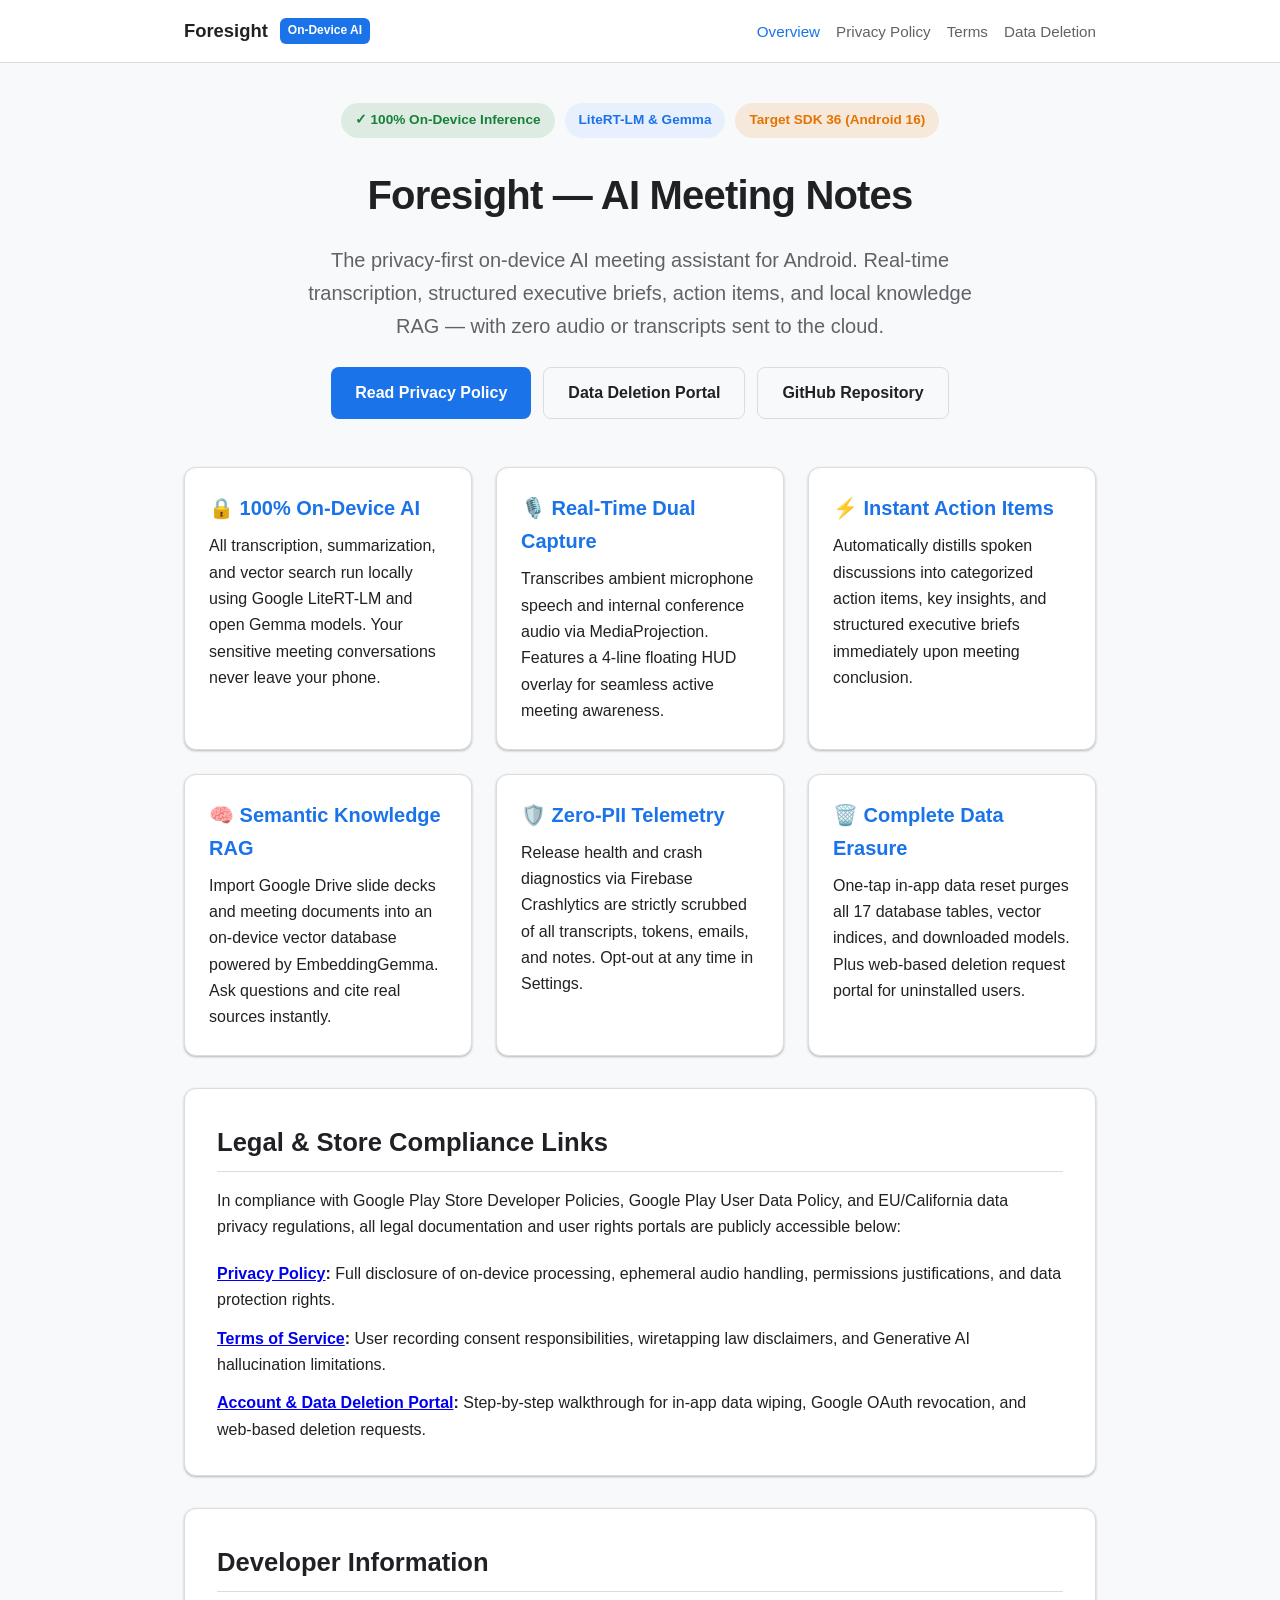
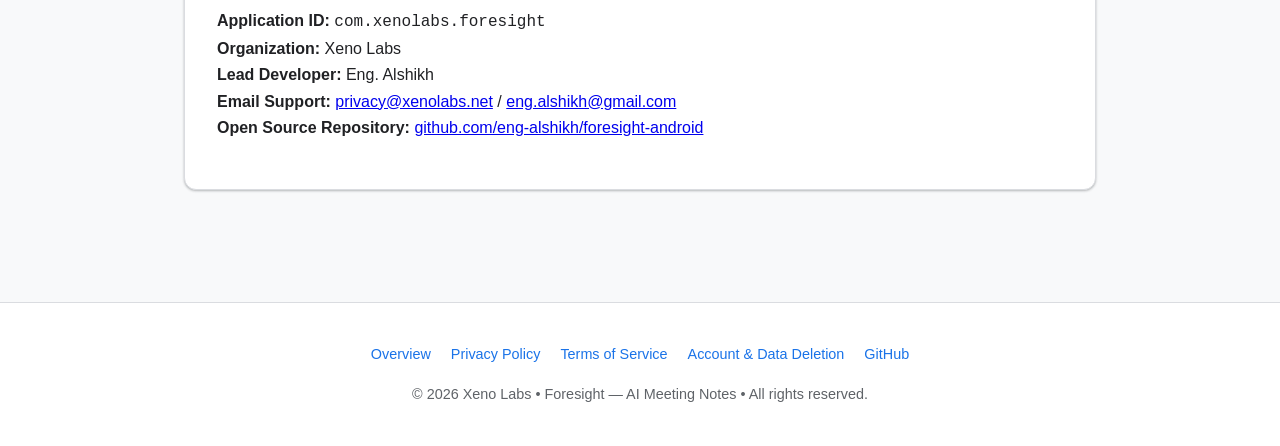
<file: index.html>
<!DOCTYPE html>
<html lang="en">
<head>
  <meta charset="UTF-8">
  <meta name="viewport" content="width=device-width, initial-scale=1.0">
  <title>Foresight — AI Meeting Notes | 100% On-Device AI Assistant</title>
  <meta name="description" content="Foresight — AI Meeting Notes is a privacy-first, 100% on-device AI meeting assistant for Android. Real-time transcription, executive briefs, action items, and local RAG.">
  <link rel="stylesheet" href="styles.css">
</head>
<body>

<header>
  <div class="header-container">
    <a href="index.html" class="brand">
      <span>Foresight</span>
      <span class="brand-badge">On-Device AI</span>
    </a>
    <nav>
      <a href="index.html" class="active">Overview</a>
      <a href="privacy.html">Privacy Policy</a>
      <a href="terms.html">Terms</a>
      <a href="delete-account.html">Data Deletion</a>
    </nav>
  </div>
</header>

<main class="container">
  <div class="hero">
    <div class="badges-row">
      <span class="badge green">✓ 100% On-Device Inference</span>
      <span class="badge">LiteRT-LM &amp; Gemma</span>
      <span class="badge amber">Target SDK 36 (Android 16)</span>
    </div>
    <h1>Foresight — AI Meeting Notes</h1>
    <p>The privacy-first on-device AI meeting assistant for Android. Real-time transcription, structured executive briefs, action items, and local knowledge RAG — with zero audio or transcripts sent to the cloud.</p>
    <div style="display: flex; gap: 12px; justify-content: center; flex-wrap: wrap; margin-top: 24px;">
      <a href="privacy.html" class="btn btn-primary">Read Privacy Policy</a>
      <a href="delete-account.html" class="btn btn-outline">Data Deletion Portal</a>
      <a href="https://github.com/eng-alshikh/foresight-android" class="btn btn-outline" target="_blank" rel="noopener">GitHub Repository</a>
    </div>
  </div>

  <div class="grid">
    <div class="feature-box">
      <h3>🔒 100% On-Device AI</h3>
      <p>All transcription, summarization, and vector search run locally using Google LiteRT-LM and open Gemma models. Your sensitive meeting conversations never leave your phone.</p>
    </div>
    <div class="feature-box">
      <h3>🎙️ Real-Time Dual Capture</h3>
      <p>Transcribes ambient microphone speech and internal conference audio via MediaProjection. Features a 4-line floating HUD overlay for seamless active meeting awareness.</p>
    </div>
    <div class="feature-box">
      <h3>⚡ Instant Action Items</h3>
      <p>Automatically distills spoken discussions into categorized action items, key insights, and structured executive briefs immediately upon meeting conclusion.</p>
    </div>
    <div class="feature-box">
      <h3>🧠 Semantic Knowledge RAG</h3>
      <p>Import Google Drive slide decks and meeting documents into an on-device vector database powered by EmbeddingGemma. Ask questions and cite real sources instantly.</p>
    </div>
    <div class="feature-box">
      <h3>🛡️ Zero-PII Telemetry</h3>
      <p>Release health and crash diagnostics via Firebase Crashlytics are strictly scrubbed of all transcripts, tokens, emails, and notes. Opt-out at any time in Settings.</p>
    </div>
    <div class="feature-box">
      <h3>🗑️ Complete Data Erasure</h3>
      <p>One-tap in-app data reset purges all 17 database tables, vector indices, and downloaded models. Plus web-based deletion request portal for uninstalled users.</p>
    </div>
  </div>

  <section class="card">
    <h2>Legal &amp; Store Compliance Links</h2>
    <p>
      In compliance with Google Play Store Developer Policies, Google Play User Data Policy, and EU/California data privacy regulations, all legal documentation and user rights portals are publicly accessible below:
    </p>
    <div style="display: flex; flex-direction: column; gap: 12px; margin-top: 20px;">
      <div>
        <strong><a href="privacy.html">Privacy Policy</a>:</strong> Full disclosure of on-device processing, ephemeral audio handling, permissions justifications, and data protection rights.
      </div>
      <div>
        <strong><a href="terms.html">Terms of Service</a>:</strong> User recording consent responsibilities, wiretapping law disclaimers, and Generative AI hallucination limitations.
      </div>
      <div>
        <strong><a href="delete-account.html">Account &amp; Data Deletion Portal</a>:</strong> Step-by-step walkthrough for in-app data wiping, Google OAuth revocation, and web-based deletion requests.
      </div>
    </div>
  </section>

  <section class="card">
    <h2>Developer Information</h2>
    <p>
      <strong>Application ID:</strong> <code>com.xenolabs.foresight</code><br>
      <strong>Organization:</strong> Xeno Labs<br>
      <strong>Lead Developer:</strong> Eng. Alshikh<br>
      <strong>Email Support:</strong> <a href="mailto:privacy@xenolabs.net">privacy@xenolabs.net</a> / <a href="mailto:eng.alshikh@gmail.com">eng.alshikh@gmail.com</a><br>
      <strong>Open Source Repository:</strong> <a href="https://github.com/eng-alshikh/foresight-android" target="_blank" rel="noopener">github.com/eng-alshikh/foresight-android</a>
    </p>
  </section>
</main>

<footer>
  <div class="footer-links">
    <a href="index.html">Overview</a>
    <a href="privacy.html">Privacy Policy</a>
    <a href="terms.html">Terms of Service</a>
    <a href="delete-account.html">Account &amp; Data Deletion</a>
    <a href="https://github.com/eng-alshikh/foresight-android" target="_blank" rel="noopener">GitHub</a>
  </div>
  <p>&copy; 2026 Xeno Labs • Foresight — AI Meeting Notes • All rights reserved.</p>
</footer>

</body>
</html>
</file>
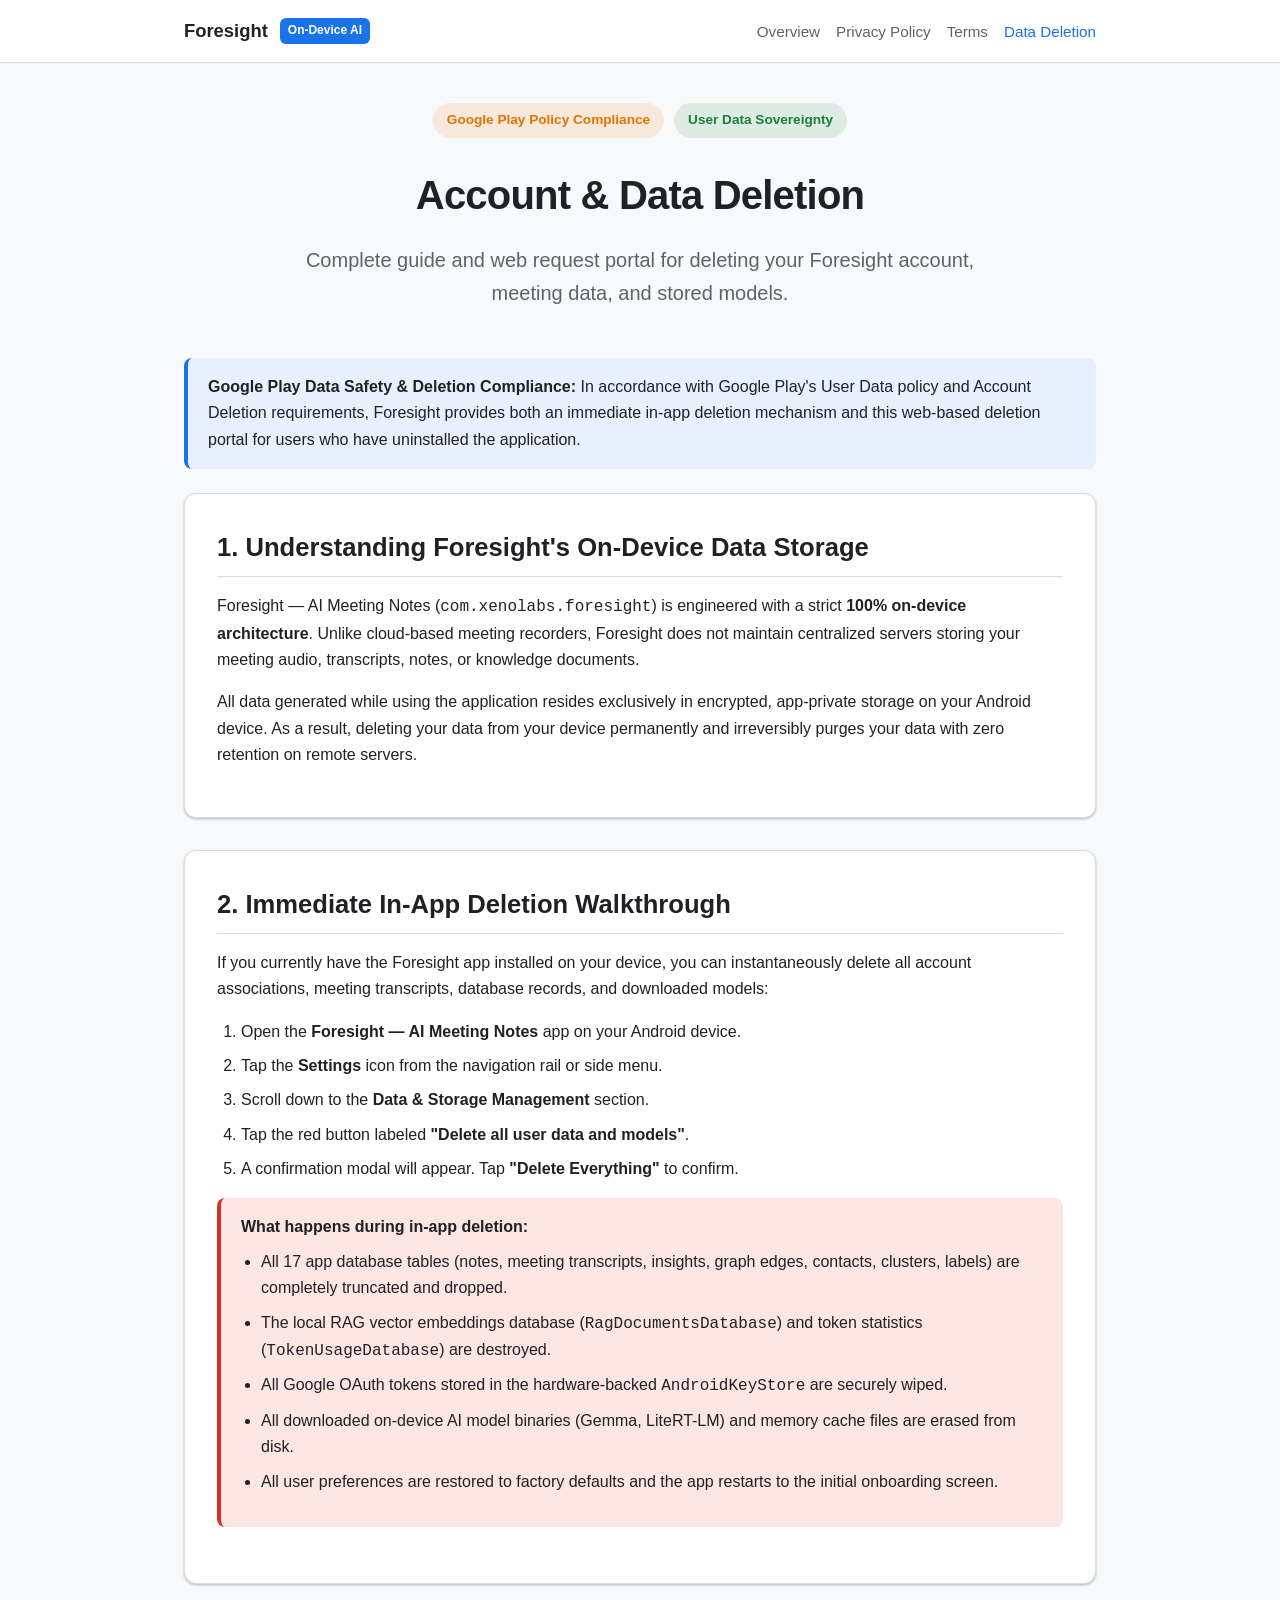
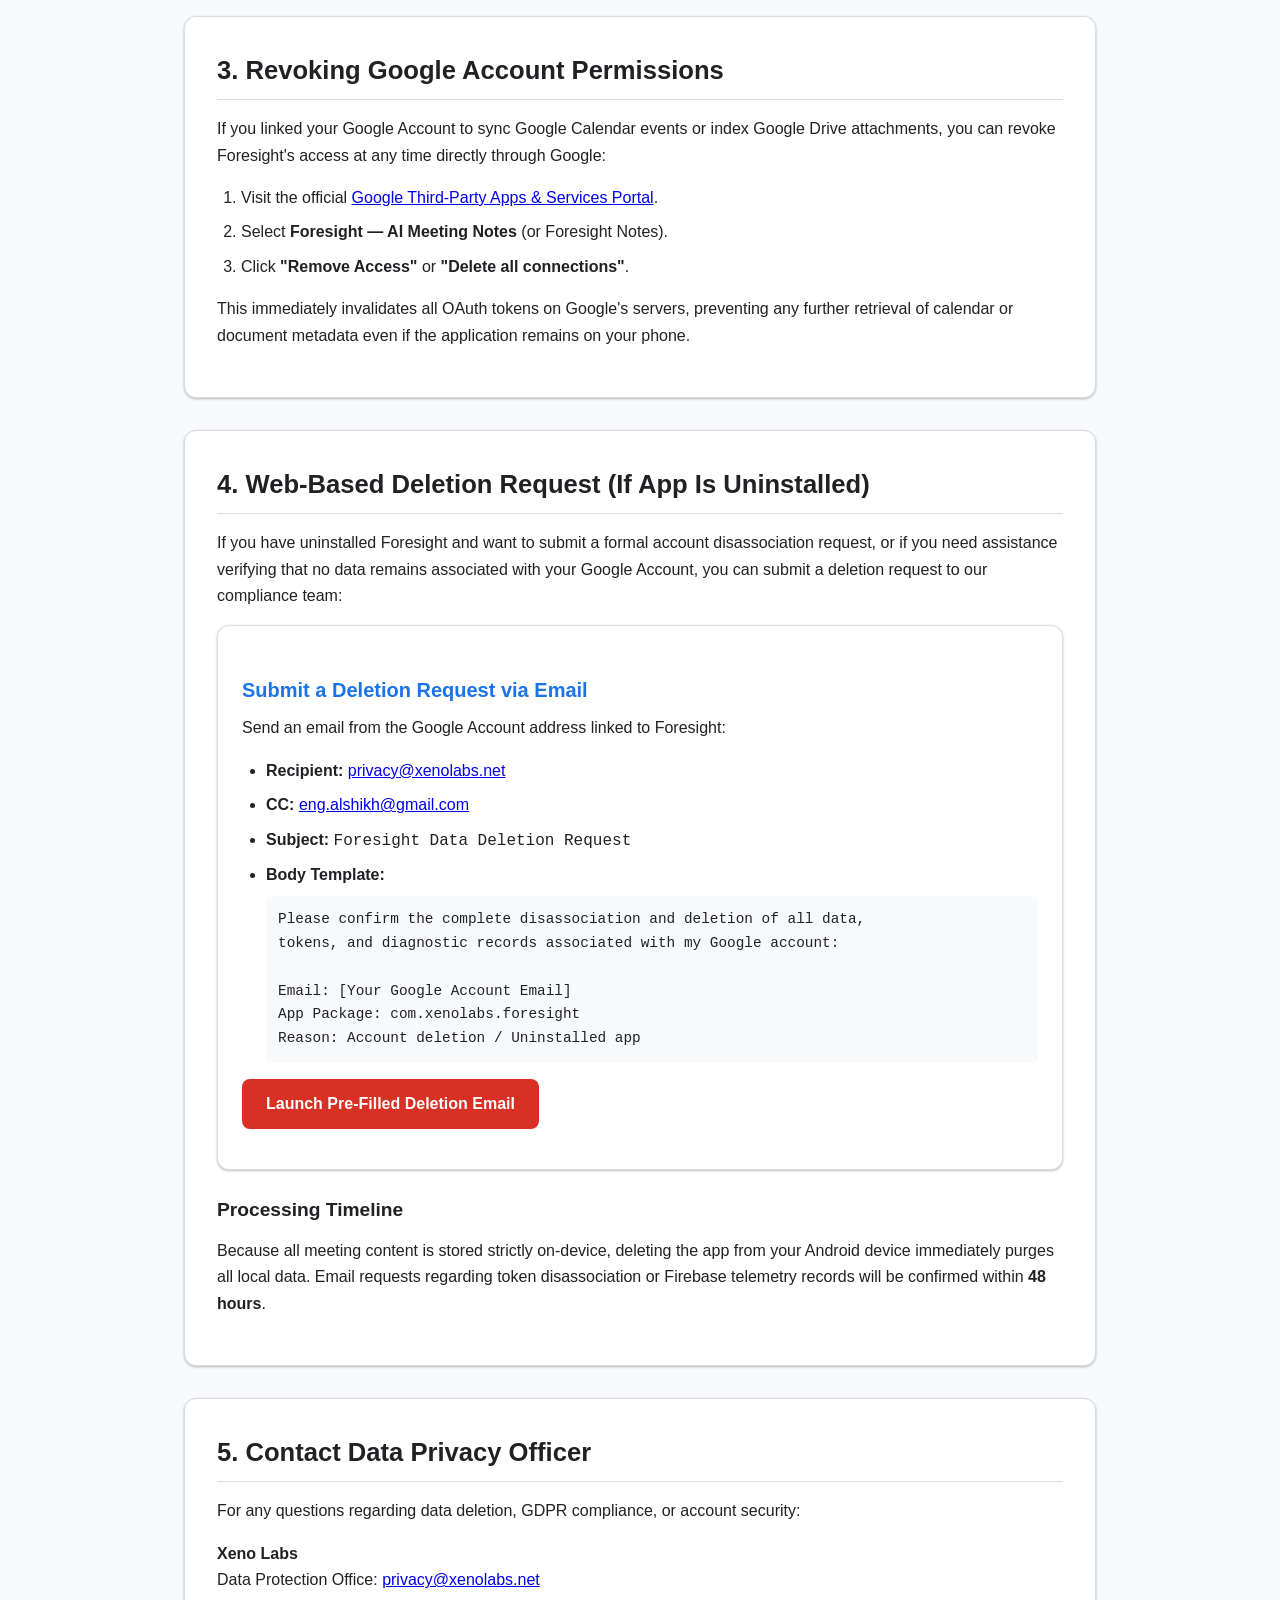
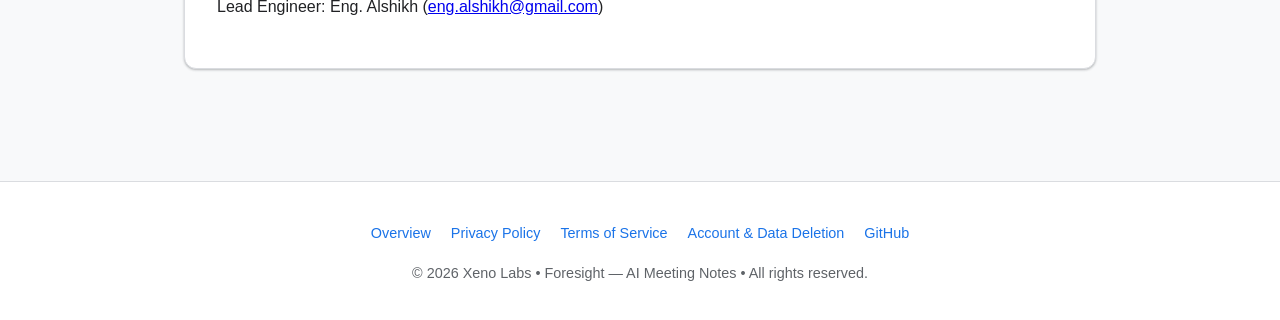
<file: delete-account/index.html>
<!DOCTYPE html>
<html lang="en">
<head>
  <meta charset="UTF-8">
  <meta http-equiv="refresh" content="0; url=../delete-account.html">
  <link rel="canonical" href="https://eng-alshikh.github.io/foresight-android/delete-account.html">
  <title>Redirecting to Account & Data Deletion...</title>
</head>
<body>
  <p>Redirecting to <a href="../delete-account.html">Account &amp; Data Deletion Portal</a>...</p>
</body>
</html>
</file>
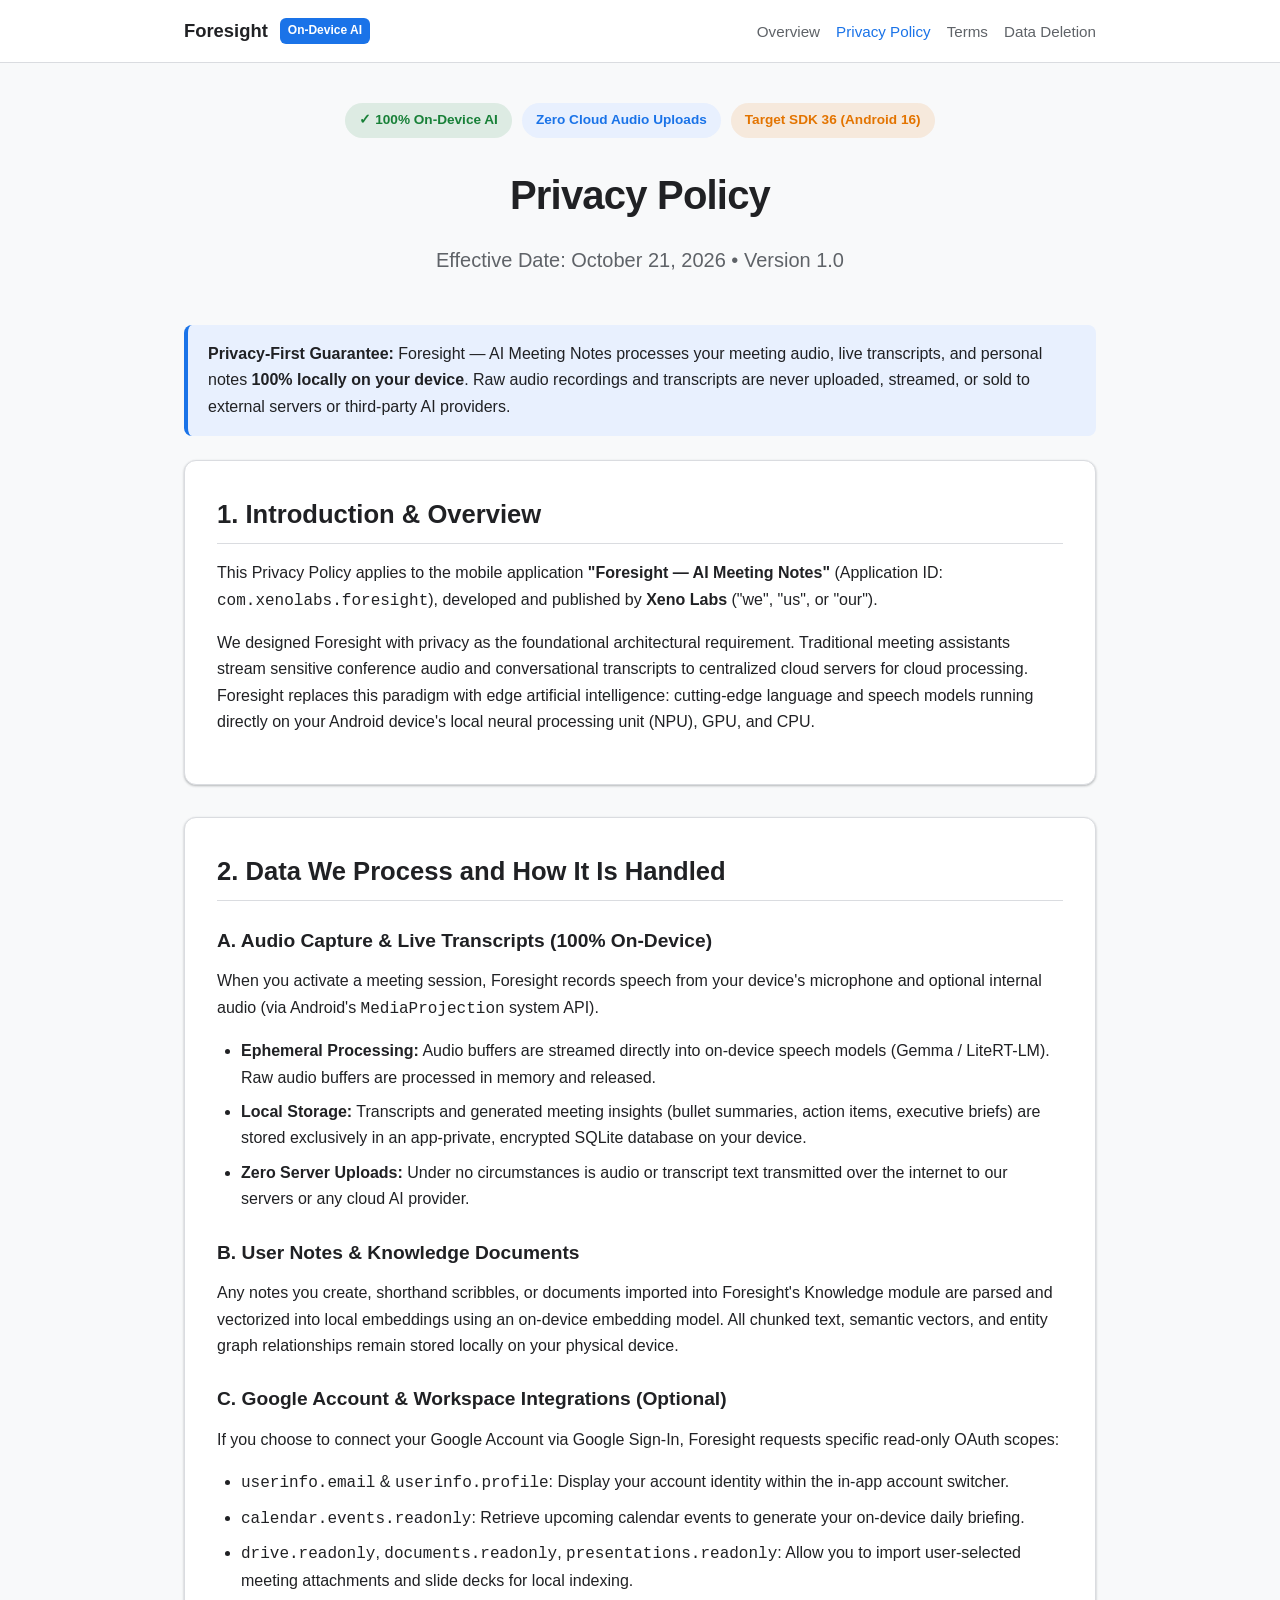
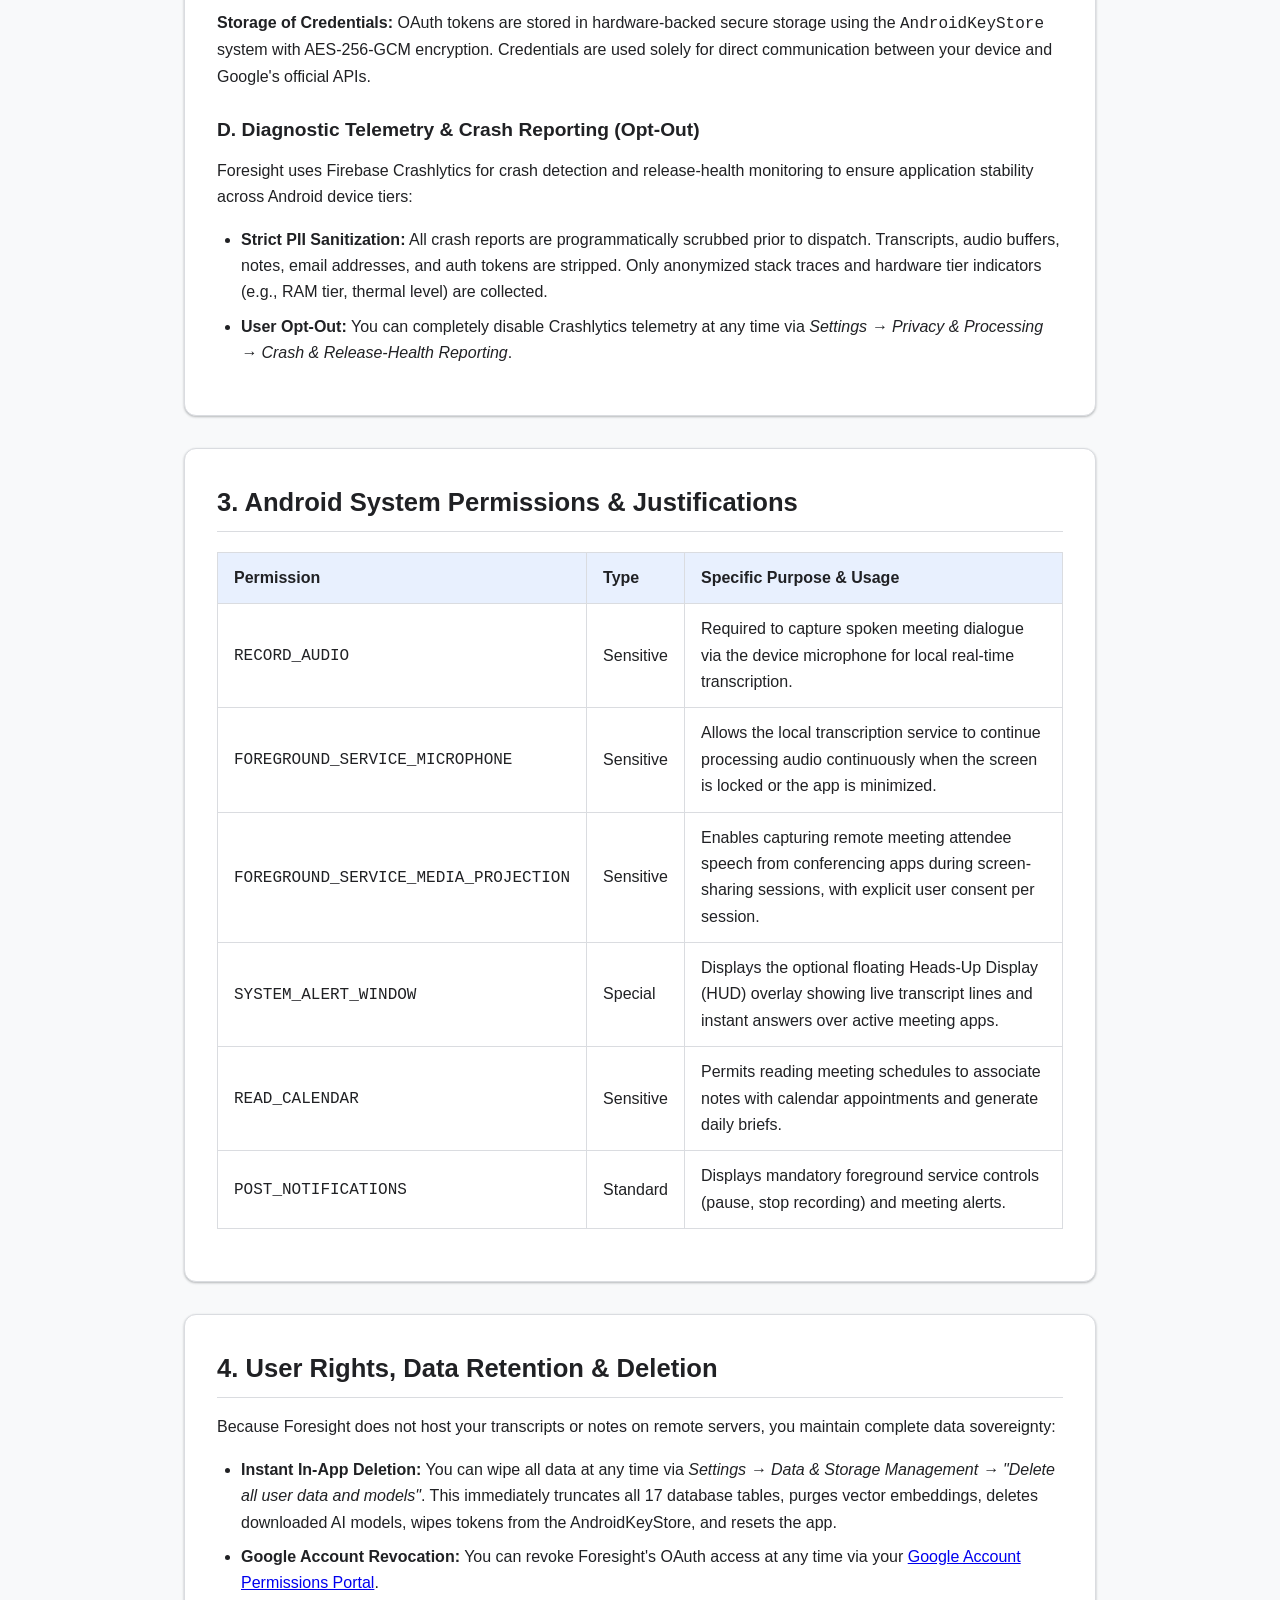
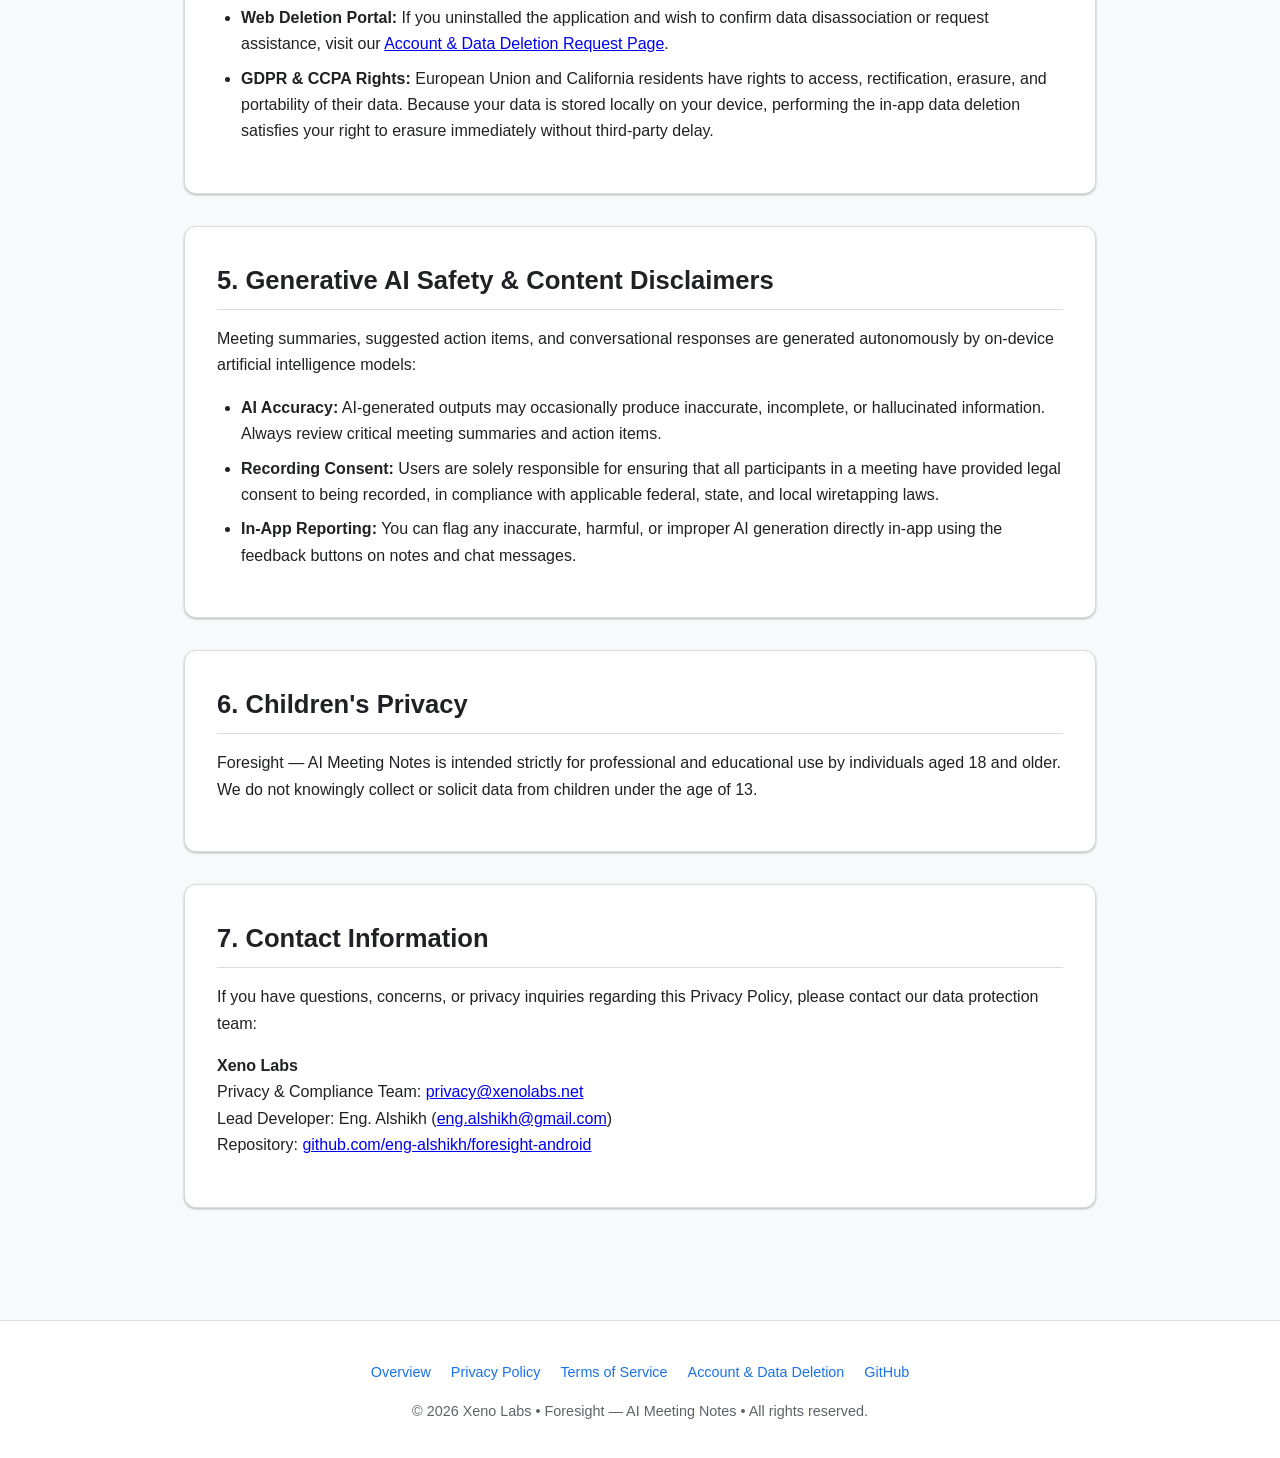
<file: privacy/index.html>
<!DOCTYPE html>
<html lang="en">
<head>
  <meta charset="UTF-8">
  <meta http-equiv="refresh" content="0; url=../privacy.html">
  <link rel="canonical" href="https://eng-alshikh.github.io/foresight-android/privacy.html">
  <title>Redirecting to Privacy Policy...</title>
</head>
<body>
  <p>Redirecting to <a href="../privacy.html">Privacy Policy</a>...</p>
</body>
</html>
</file>
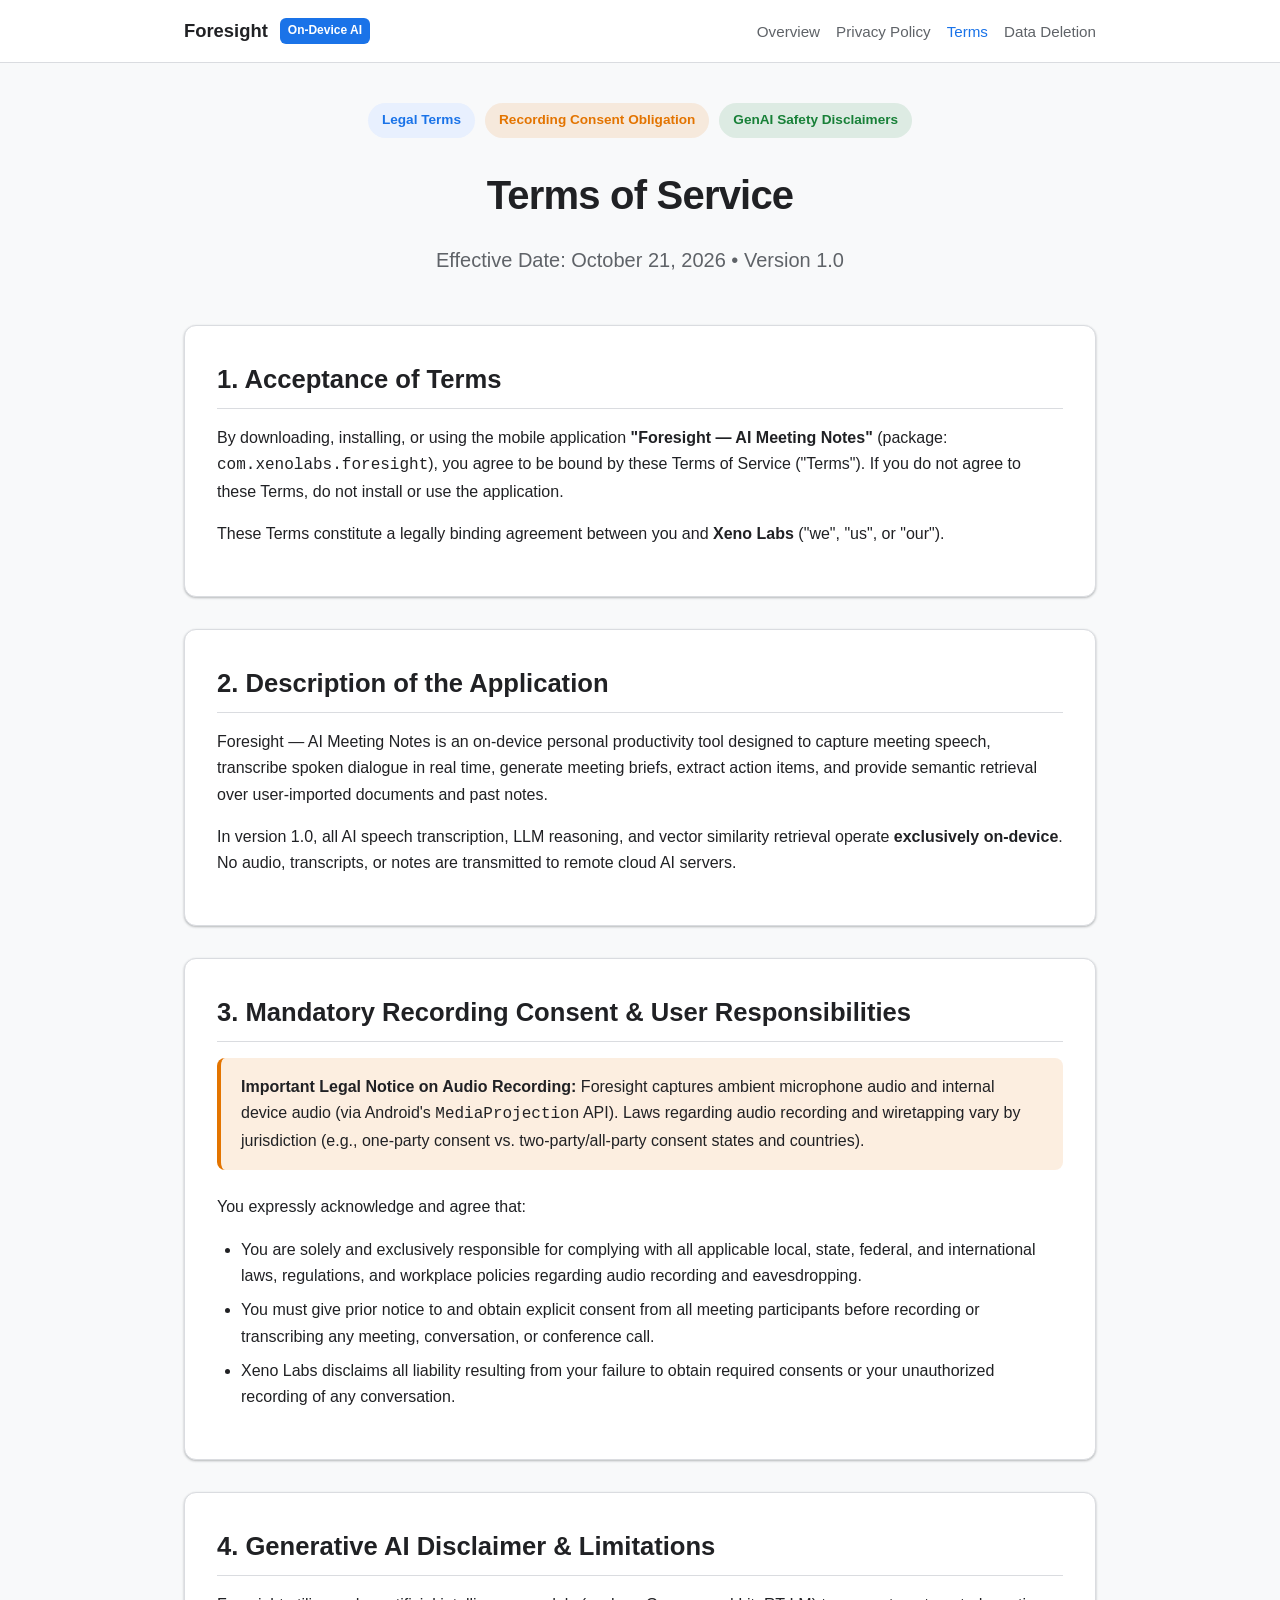
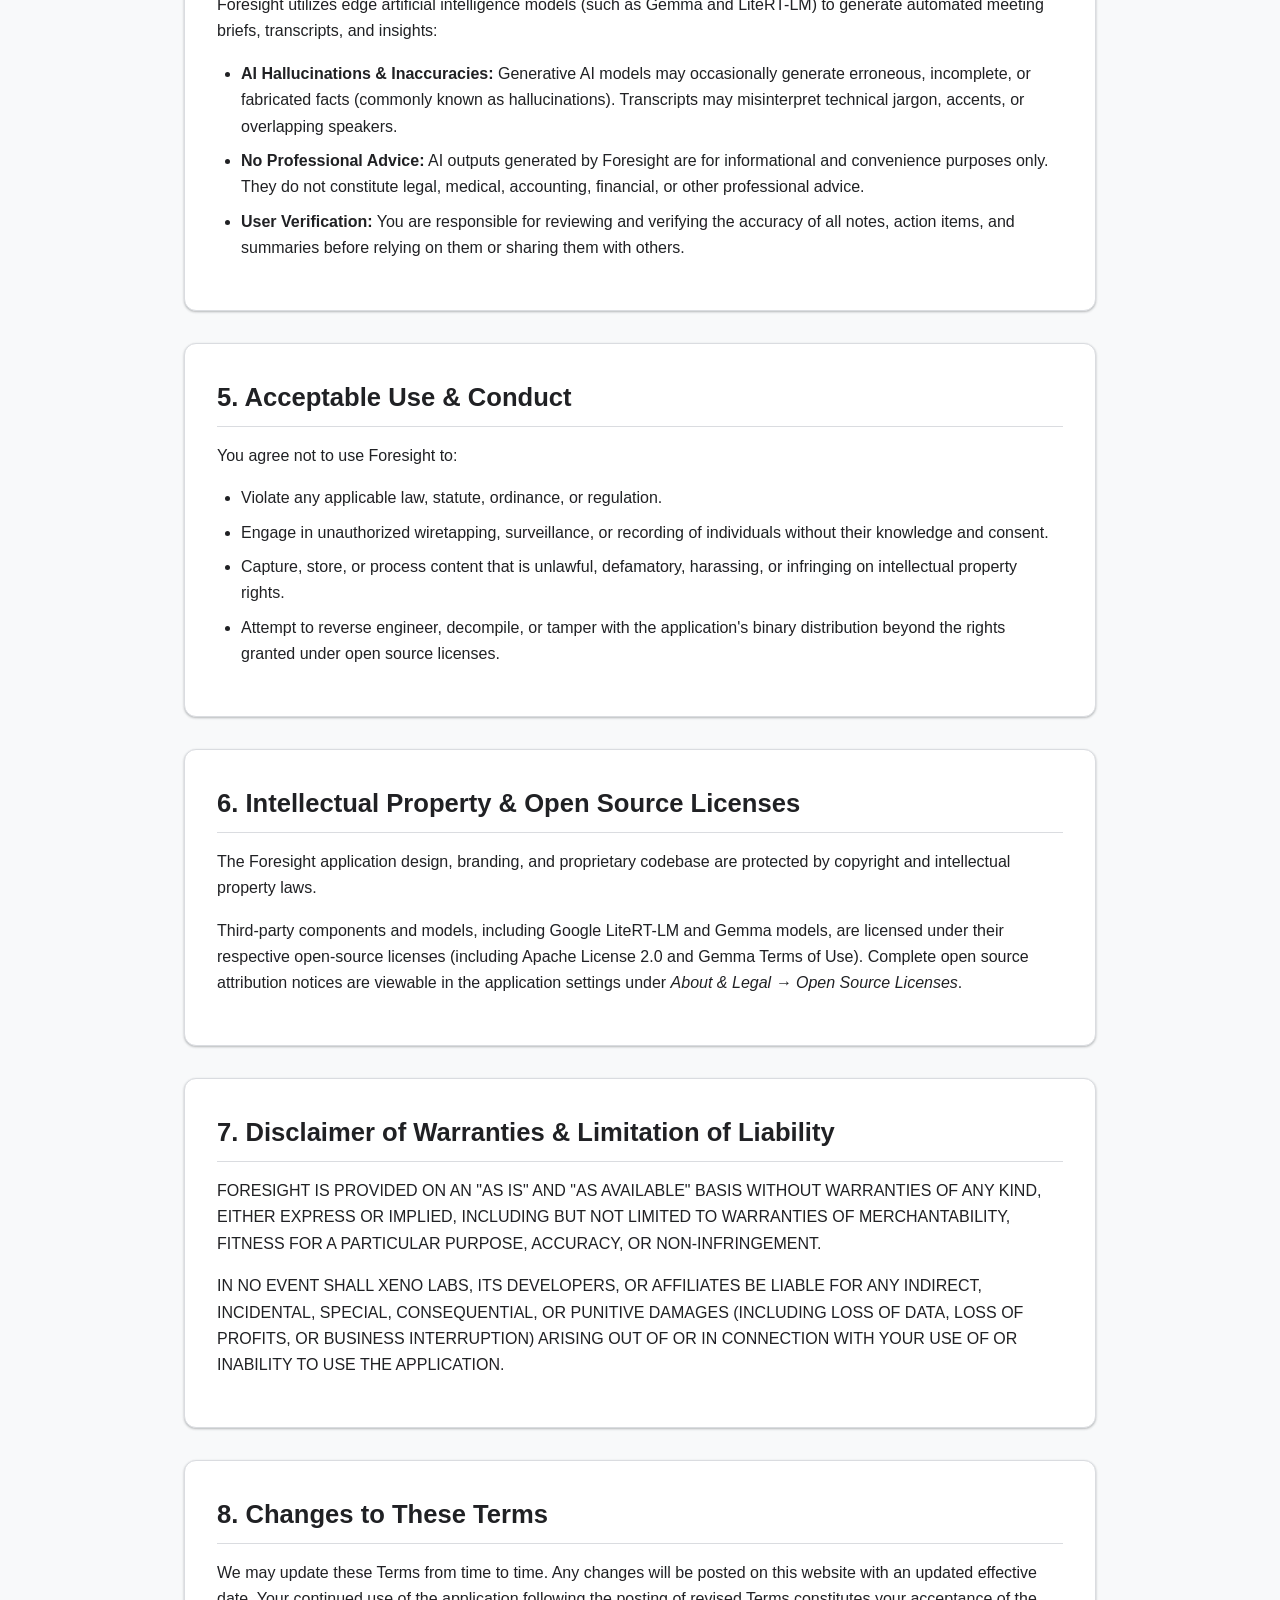
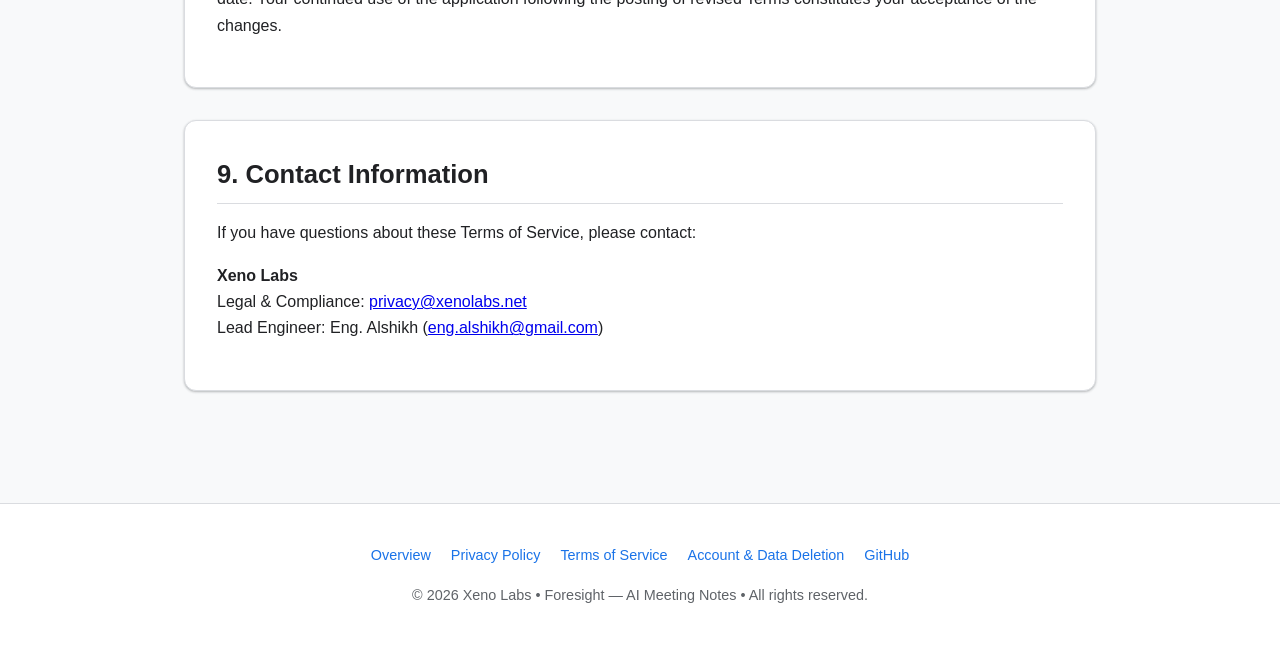
<file: terms/index.html>
<!DOCTYPE html>
<html lang="en">
<head>
  <meta charset="UTF-8">
  <meta http-equiv="refresh" content="0; url=../terms.html">
  <link rel="canonical" href="https://eng-alshikh.github.io/foresight-android/terms.html">
  <title>Redirecting to Terms of Service...</title>
</head>
<body>
  <p>Redirecting to <a href="../terms.html">Terms of Service</a>...</p>
</body>
</html>
</file>
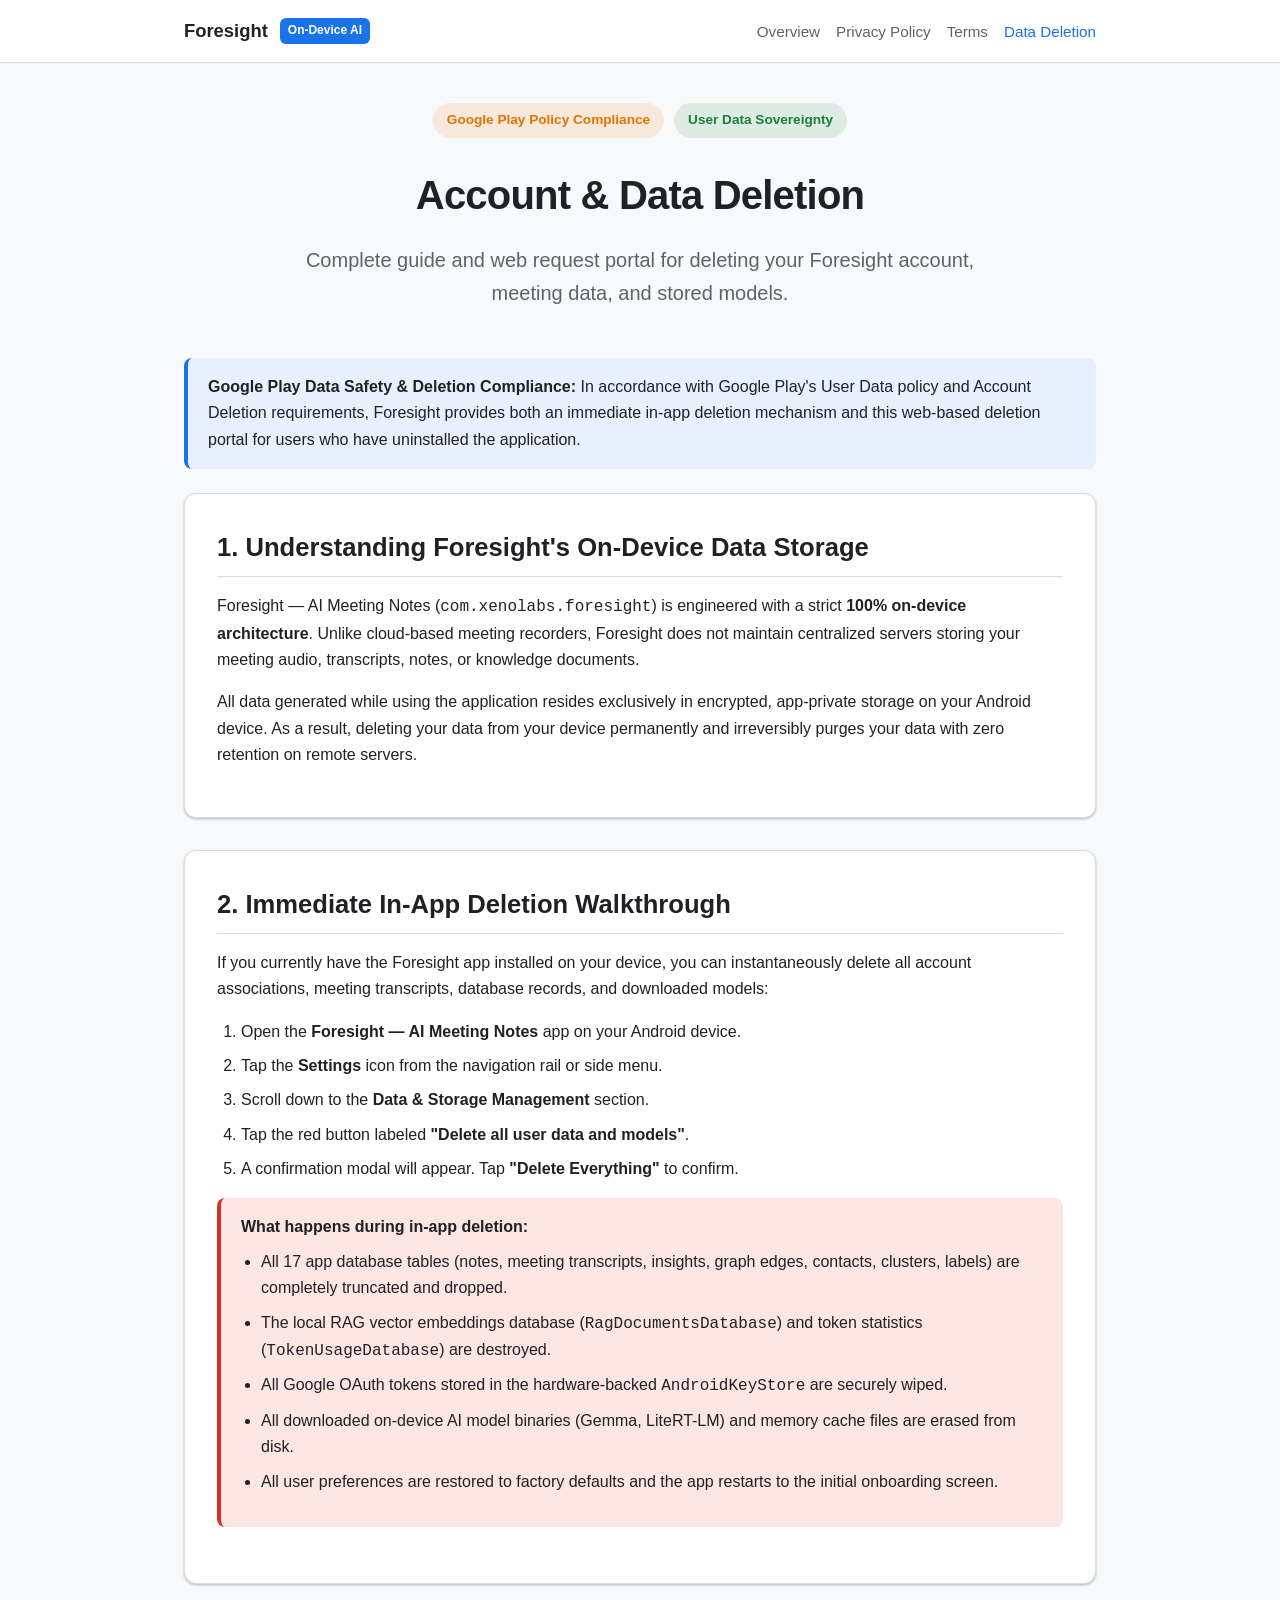
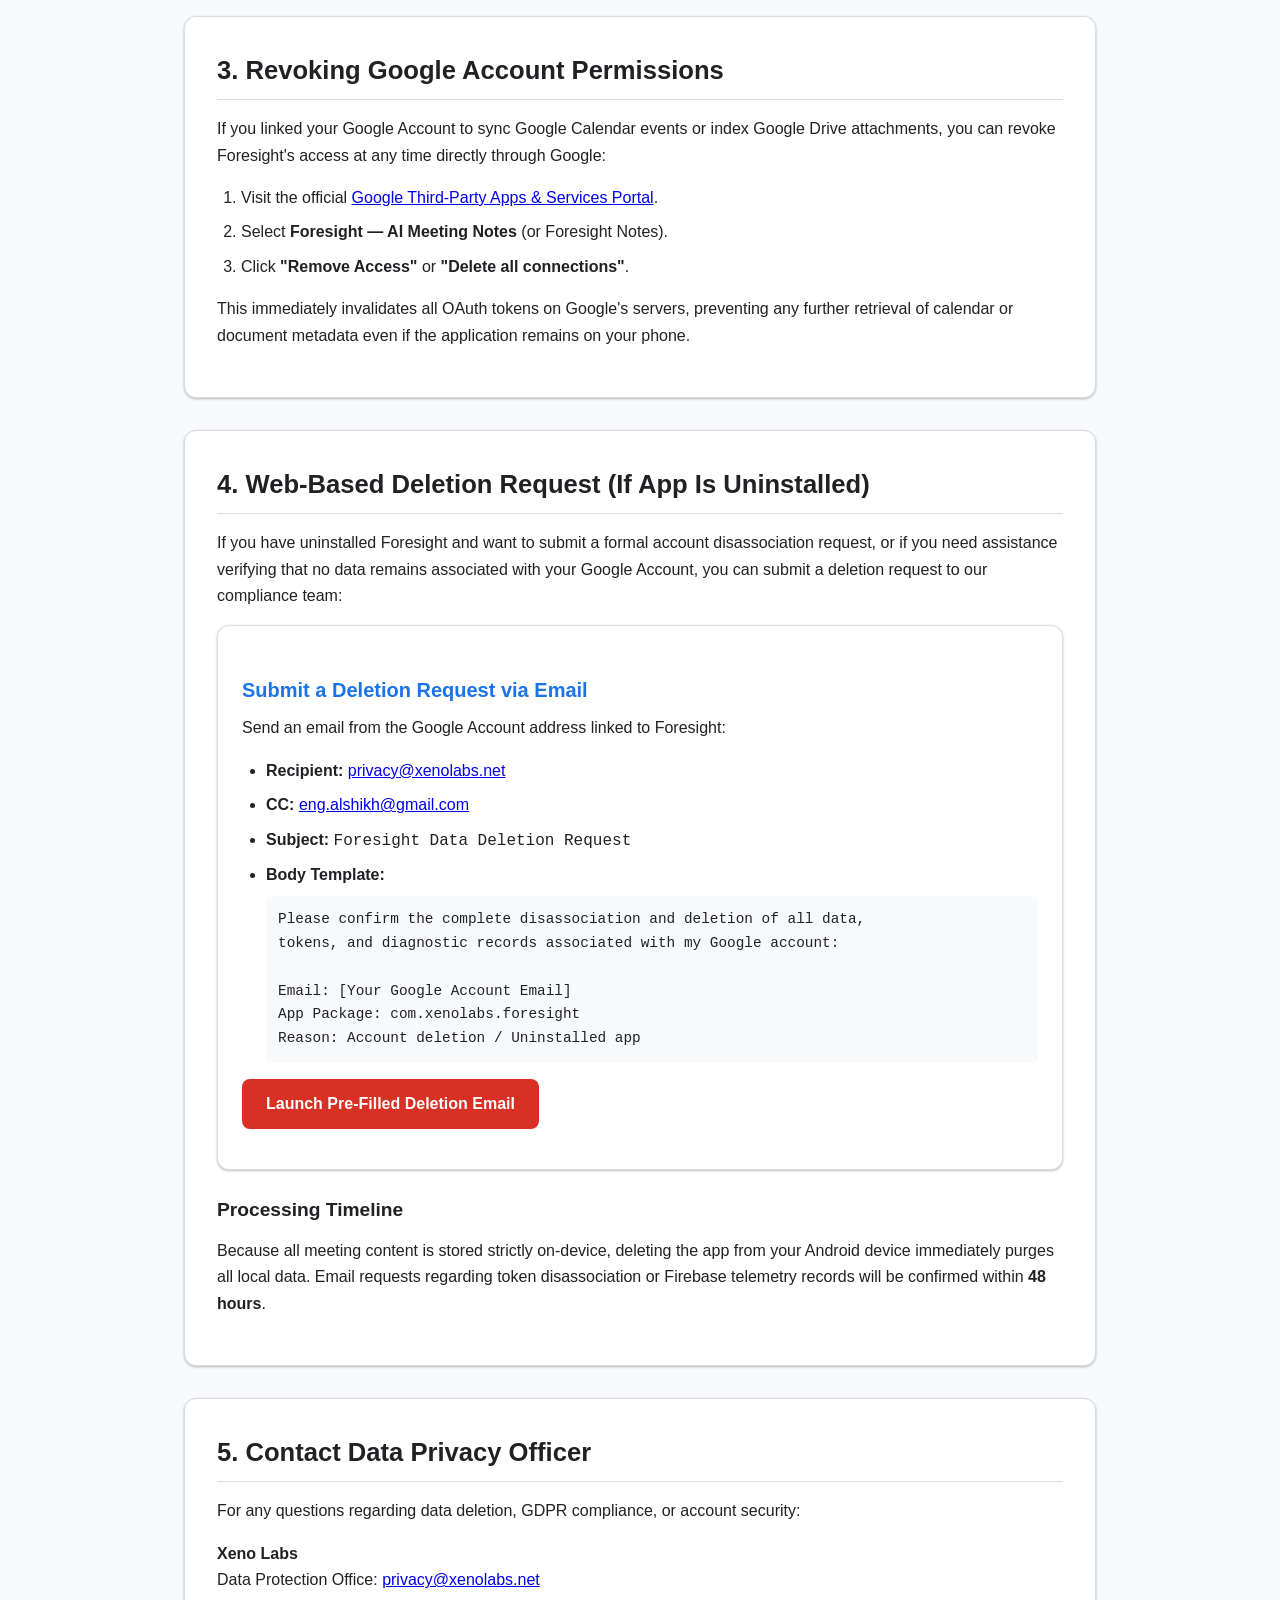
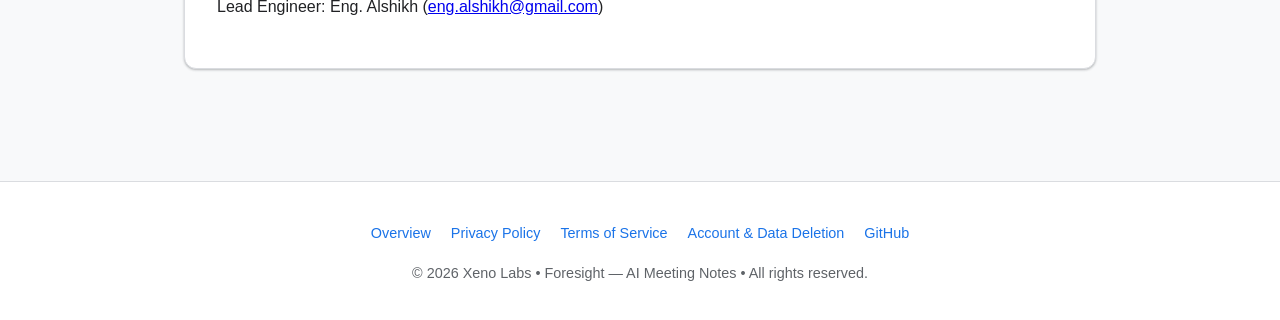
<file: delete-account.html>
<!DOCTYPE html>
<html lang="en">
<head>
  <meta charset="UTF-8">
  <meta name="viewport" content="width=device-width, initial-scale=1.0">
  <title>Account & Data Deletion — Foresight — AI Meeting Notes</title>
  <meta name="description" content="Account and data deletion instructions and web request portal for Foresight — AI Meeting Notes (com.xenolabs.foresight) complying with Google Play policies.">
  <link rel="stylesheet" href="styles.css">
</head>
<body>

<header>
  <div class="header-container">
    <a href="index.html" class="brand">
      <span>Foresight</span>
      <span class="brand-badge">On-Device AI</span>
    </a>
    <nav>
      <a href="index.html">Overview</a>
      <a href="privacy.html">Privacy Policy</a>
      <a href="terms.html">Terms</a>
      <a href="delete-account.html" class="active">Data Deletion</a>
    </nav>
  </div>
</header>

<main class="container">
  <div class="hero">
    <div class="badges-row">
      <span class="badge amber">Google Play Policy Compliance</span>
      <span class="badge green">User Data Sovereignty</span>
    </div>
    <h1>Account &amp; Data Deletion</h1>
    <p>Complete guide and web request portal for deleting your Foresight account, meeting data, and stored models.</p>
  </div>

  <div class="alert alert-info">
    <strong>Google Play Data Safety &amp; Deletion Compliance:</strong> In accordance with Google Play's User Data policy and Account Deletion requirements, Foresight provides both an immediate in-app deletion mechanism and this web-based deletion portal for users who have uninstalled the application.
  </div>

  <section class="card">
    <h2>1. Understanding Foresight's On-Device Data Storage</h2>
    <p>
      Foresight — AI Meeting Notes (<code>com.xenolabs.foresight</code>) is engineered with a strict <strong>100% on-device architecture</strong>. 
      Unlike cloud-based meeting recorders, Foresight does not maintain centralized servers storing your meeting audio, transcripts, notes, or knowledge documents.
    </p>
    <p>
      All data generated while using the application resides exclusively in encrypted, app-private storage on your Android device. As a result, deleting your data from your device permanently and irreversibly purges your data with zero retention on remote servers.
    </p>
  </section>

  <section class="card">
    <h2>2. Immediate In-App Deletion Walkthrough</h2>
    <p>
      If you currently have the Foresight app installed on your device, you can instantaneously delete all account associations, meeting transcripts, database records, and downloaded models:
    </p>
    <ol>
      <li>Open the <strong>Foresight — AI Meeting Notes</strong> app on your Android device.</li>
      <li>Tap the <strong>Settings</strong> icon from the navigation rail or side menu.</li>
      <li>Scroll down to the <strong>Data &amp; Storage Management</strong> section.</li>
      <li>Tap the red button labeled <strong>"Delete all user data and models"</strong>.</li>
      <li>A confirmation modal will appear. Tap <strong>"Delete Everything"</strong> to confirm.</li>
    </ol>
    <div class="alert alert-danger" style="margin-top: 16px;">
      <strong>What happens during in-app deletion:</strong>
      <ul style="margin-top: 8px; margin-left: 20px;">
        <li>All 17 app database tables (notes, meeting transcripts, insights, graph edges, contacts, clusters, labels) are completely truncated and dropped.</li>
        <li>The local RAG vector embeddings database (<code>RagDocumentsDatabase</code>) and token statistics (<code>TokenUsageDatabase</code>) are destroyed.</li>
        <li>All Google OAuth tokens stored in the hardware-backed <code>AndroidKeyStore</code> are securely wiped.</li>
        <li>All downloaded on-device AI model binaries (Gemma, LiteRT-LM) and memory cache files are erased from disk.</li>
        <li>All user preferences are restored to factory defaults and the app restarts to the initial onboarding screen.</li>
      </ul>
    </div>
  </section>

  <section class="card">
    <h2>3. Revoking Google Account Permissions</h2>
    <p>
      If you linked your Google Account to sync Google Calendar events or index Google Drive attachments, you can revoke Foresight's access at any time directly through Google:
    </p>
    <ol>
      <li>Visit the official <a href="https://myaccount.google.com/permissions" target="_blank" rel="noopener">Google Third-Party Apps &amp; Services Portal</a>.</li>
      <li>Select <strong>Foresight — AI Meeting Notes</strong> (or Foresight Notes).</li>
      <li>Click <strong>"Remove Access"</strong> or <strong>"Delete all connections"</strong>.</li>
    </ol>
    <p>
      This immediately invalidates all OAuth tokens on Google's servers, preventing any further retrieval of calendar or document metadata even if the application remains on your phone.
    </p>
  </section>

  <section class="card">
    <h2>4. Web-Based Deletion Request (If App Is Uninstalled)</h2>
    <p>
      If you have uninstalled Foresight and want to submit a formal account disassociation request, or if you need assistance verifying that no data remains associated with your Google Account, you can submit a deletion request to our compliance team:
    </p>

    <div class="feature-box" style="margin-top: 16px;">
      <h3>Submit a Deletion Request via Email</h3>
      <p>
        Send an email from the Google Account address linked to Foresight:
      </p>
      <ul>
        <li><strong>Recipient:</strong> <a href="mailto:privacy@xenolabs.net?subject=Foresight%20Data%20Deletion%20Request">privacy@xenolabs.net</a></li>
        <li><strong>CC:</strong> <a href="mailto:eng.alshikh@gmail.com">eng.alshikh@gmail.com</a></li>
        <li><strong>Subject:</strong> <code>Foresight Data Deletion Request</code></li>
        <li><strong>Body Template:</strong>
          <pre style="background: var(--bg-page); padding: 12px; border-radius: 6px; margin-top: 8px; font-size: 0.9rem; overflow-x: auto;">
Please confirm the complete disassociation and deletion of all data, 
tokens, and diagnostic records associated with my Google account:

Email: [Your Google Account Email]
App Package: com.xenolabs.foresight
Reason: Account deletion / Uninstalled app</pre>
        </li>
      </ul>
      <p style="margin-top: 16px;">
        <a class="btn btn-danger" href="mailto:privacy@xenolabs.net?subject=Foresight%20Data%20Deletion%20Request&amp;body=Please%20confirm%20the%20complete%20disassociation%20and%20deletion%20of%20all%20data%20and%20tokens%20associated%20with%20my%20account:%0A%0AEmail:%20%0AApp:%20Foresight%20%E2%80%94%20AI%20Meeting%20Notes%20(com.xenolabs.foresight)">
          Launch Pre-Filled Deletion Email
        </a>
      </p>
    </div>

    <h3 style="margin-top: 24px;">Processing Timeline</h3>
    <p>
      Because all meeting content is stored strictly on-device, deleting the app from your Android device immediately purges all local data. Email requests regarding token disassociation or Firebase telemetry records will be confirmed within <strong>48 hours</strong>.
    </p>
  </section>

  <section class="card">
    <h2>5. Contact Data Privacy Officer</h2>
    <p>
      For any questions regarding data deletion, GDPR compliance, or account security:
    </p>
    <p>
      <strong>Xeno Labs</strong><br>
      Data Protection Office: <a href="mailto:privacy@xenolabs.net">privacy@xenolabs.net</a><br>
      Lead Engineer: Eng. Alshikh (<a href="mailto:eng.alshikh@gmail.com">eng.alshikh@gmail.com</a>)
    </p>
  </section>
</main>

<footer>
  <div class="footer-links">
    <a href="index.html">Overview</a>
    <a href="privacy.html">Privacy Policy</a>
    <a href="terms.html">Terms of Service</a>
    <a href="delete-account.html">Account &amp; Data Deletion</a>
    <a href="https://github.com/eng-alshikh/foresight-android" target="_blank" rel="noopener">GitHub</a>
  </div>
  <p>&copy; 2026 Xeno Labs • Foresight — AI Meeting Notes • All rights reserved.</p>
</footer>

</body>
</html>
</file>
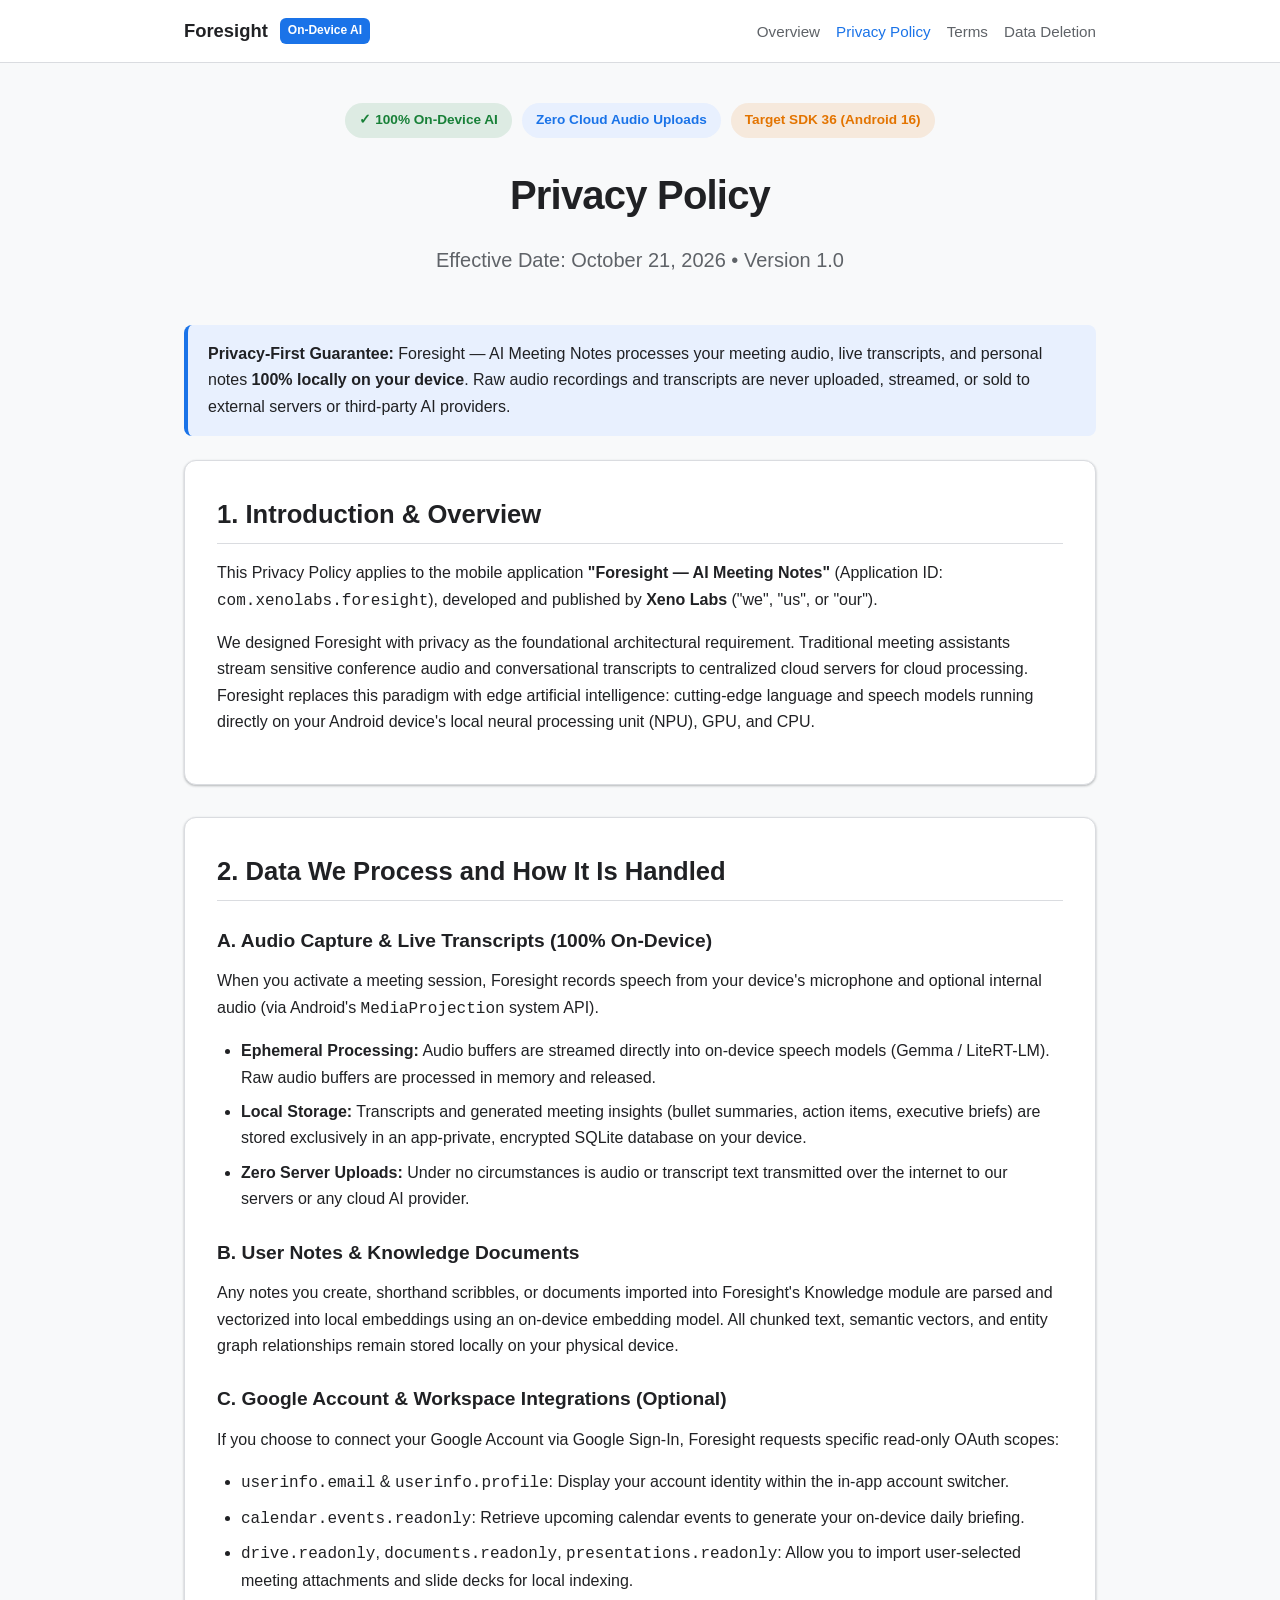
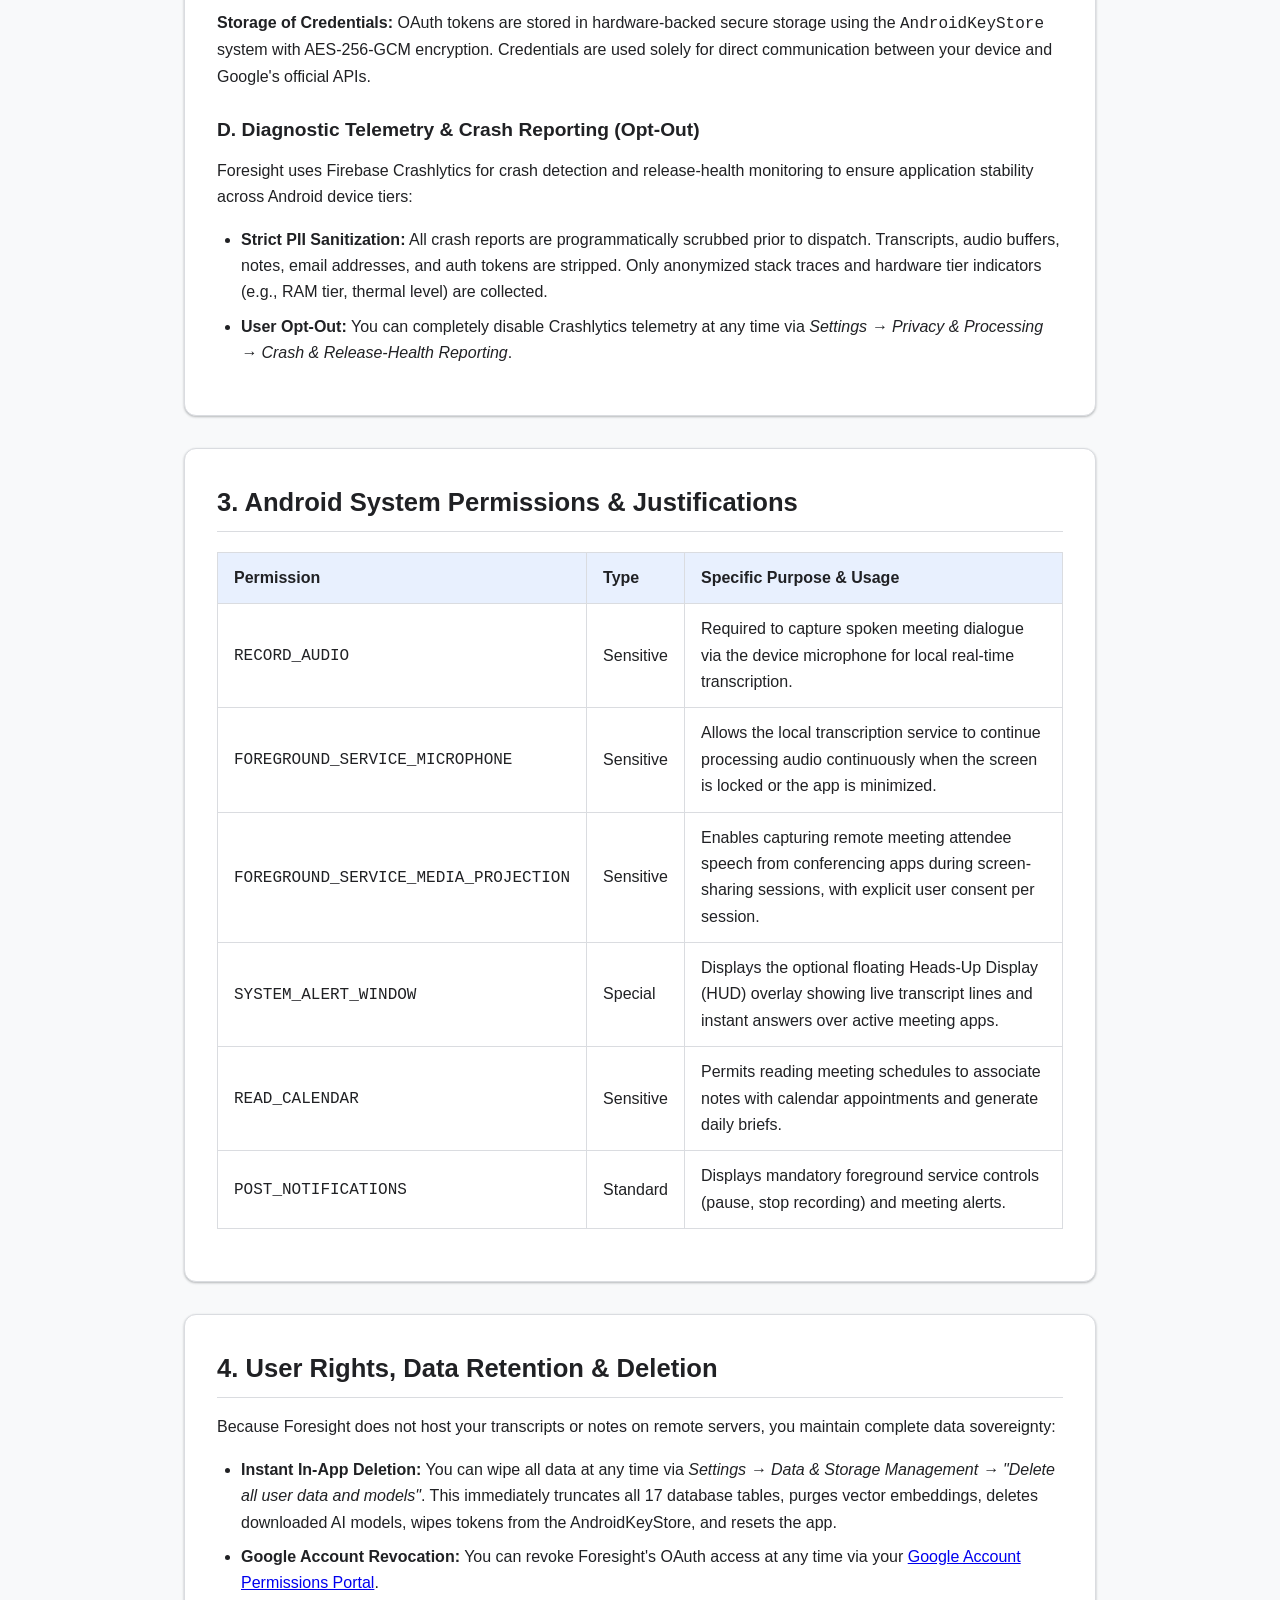
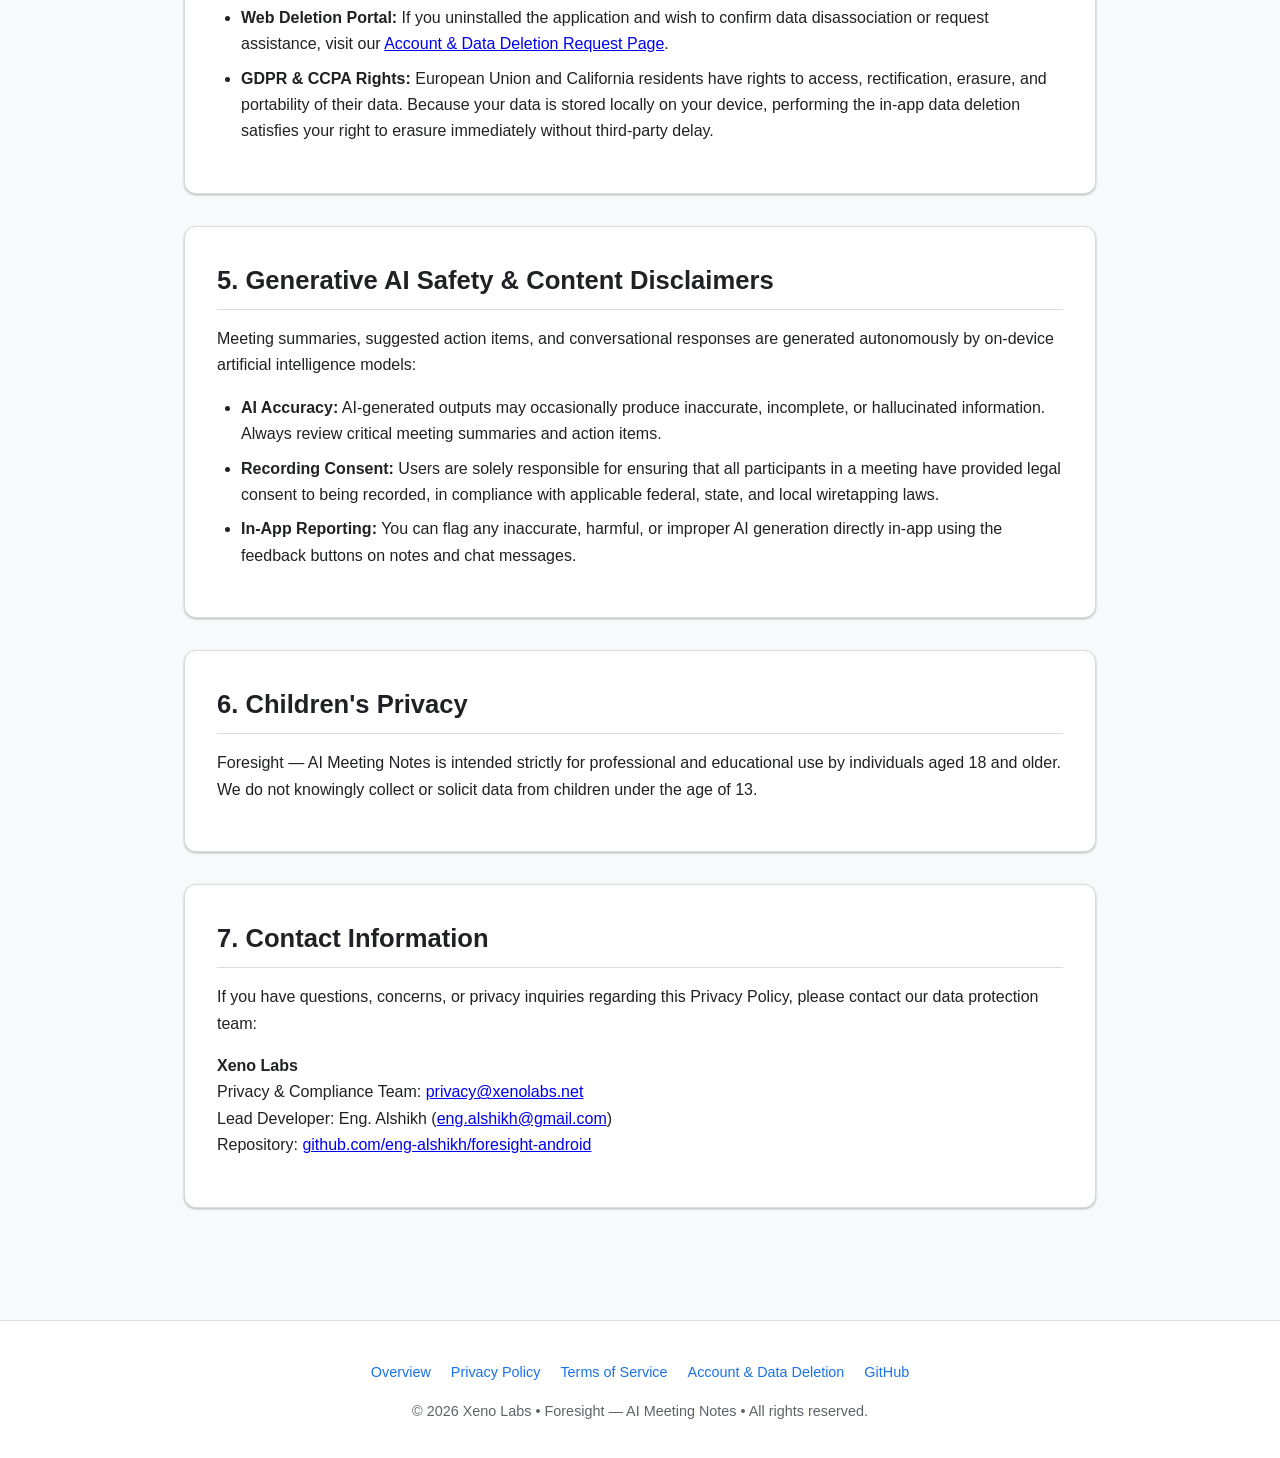
<file: privacy.html>
<!DOCTYPE html>
<html lang="en">
<head>
  <meta charset="UTF-8">
  <meta name="viewport" content="width=device-width, initial-scale=1.0">
  <title>Privacy Policy — Foresight — AI Meeting Notes</title>
  <meta name="description" content="Privacy Policy for Foresight — AI Meeting Notes (com.xenolabs.foresight). 100% on-device AI meeting assistant with zero audio or transcript uploads.">
  <link rel="stylesheet" href="styles.css">
</head>
<body>

<header>
  <div class="header-container">
    <a href="index.html" class="brand">
      <span>Foresight</span>
      <span class="brand-badge">On-Device AI</span>
    </a>
    <nav>
      <a href="index.html">Overview</a>
      <a href="privacy.html" class="active">Privacy Policy</a>
      <a href="terms.html">Terms</a>
      <a href="delete-account.html">Data Deletion</a>
    </nav>
  </div>
</header>

<main class="container">
  <div class="hero">
    <div class="badges-row">
      <span class="badge green">✓ 100% On-Device AI</span>
      <span class="badge">Zero Cloud Audio Uploads</span>
      <span class="badge amber">Target SDK 36 (Android 16)</span>
    </div>
    <h1>Privacy Policy</h1>
    <p>Effective Date: October 21, 2026 • Version 1.0</p>
  </div>

  <div class="alert alert-info">
    <strong>Privacy-First Guarantee:</strong> Foresight — AI Meeting Notes processes your meeting audio, live transcripts, and personal notes <strong>100% locally on your device</strong>. Raw audio recordings and transcripts are never uploaded, streamed, or sold to external servers or third-party AI providers.
  </div>

  <section class="card">
    <h2>1. Introduction & Overview</h2>
    <p>
      This Privacy Policy applies to the mobile application <strong>"Foresight — AI Meeting Notes"</strong> (Application ID: <code>com.xenolabs.foresight</code>), developed and published by <strong>Xeno Labs</strong> ("we", "us", or "our").
    </p>
    <p>
      We designed Foresight with privacy as the foundational architectural requirement. Traditional meeting assistants stream sensitive conference audio and conversational transcripts to centralized cloud servers for cloud processing. Foresight replaces this paradigm with edge artificial intelligence: cutting-edge language and speech models running directly on your Android device's local neural processing unit (NPU), GPU, and CPU.
    </p>
  </section>

  <section class="card">
    <h2>2. Data We Process and How It Is Handled</h2>

    <h3>A. Audio Capture & Live Transcripts (100% On-Device)</h3>
    <p>
      When you activate a meeting session, Foresight records speech from your device's microphone and optional internal audio (via Android's <code>MediaProjection</code> system API).
    </p>
    <ul>
      <li><strong>Ephemeral Processing:</strong> Audio buffers are streamed directly into on-device speech models (Gemma / LiteRT-LM). Raw audio buffers are processed in memory and released.</li>
      <li><strong>Local Storage:</strong> Transcripts and generated meeting insights (bullet summaries, action items, executive briefs) are stored exclusively in an app-private, encrypted SQLite database on your device.</li>
      <li><strong>Zero Server Uploads:</strong> Under no circumstances is audio or transcript text transmitted over the internet to our servers or any cloud AI provider.</li>
    </ul>

    <h3>B. User Notes & Knowledge Documents</h3>
    <p>
      Any notes you create, shorthand scribbles, or documents imported into Foresight's Knowledge module are parsed and vectorized into local embeddings using an on-device embedding model. All chunked text, semantic vectors, and entity graph relationships remain stored locally on your physical device.
    </p>

    <h3>C. Google Account & Workspace Integrations (Optional)</h3>
    <p>
      If you choose to connect your Google Account via Google Sign-In, Foresight requests specific read-only OAuth scopes:
    </p>
    <ul>
      <li><code>userinfo.email</code> &amp; <code>userinfo.profile</code>: Display your account identity within the in-app account switcher.</li>
      <li><code>calendar.events.readonly</code>: Retrieve upcoming calendar events to generate your on-device daily briefing.</li>
      <li><code>drive.readonly</code>, <code>documents.readonly</code>, <code>presentations.readonly</code>: Allow you to import user-selected meeting attachments and slide decks for local indexing.</li>
    </ul>
    <p>
      <strong>Storage of Credentials:</strong> OAuth tokens are stored in hardware-backed secure storage using the <code>AndroidKeyStore</code> system with AES-256-GCM encryption. Credentials are used solely for direct communication between your device and Google's official APIs.
    </p>

    <h3>D. Diagnostic Telemetry & Crash Reporting (Opt-Out)</h3>
    <p>
      Foresight uses Firebase Crashlytics for crash detection and release-health monitoring to ensure application stability across Android device tiers:
    </p>
    <ul>
      <li><strong>Strict PII Sanitization:</strong> All crash reports are programmatically scrubbed prior to dispatch. Transcripts, audio buffers, notes, email addresses, and auth tokens are stripped. Only anonymized stack traces and hardware tier indicators (e.g., RAM tier, thermal level) are collected.</li>
      <li><strong>User Opt-Out:</strong> You can completely disable Crashlytics telemetry at any time via <em>Settings → Privacy &amp; Processing → Crash &amp; Release-Health Reporting</em>.</li>
    </ul>
  </section>

  <section class="card">
    <h2>3. Android System Permissions & Justifications</h2>
    <table>
      <thead>
        <tr>
          <th>Permission</th>
          <th>Type</th>
          <th>Specific Purpose & Usage</th>
        </tr>
      </thead>
      <tbody>
        <tr>
          <td><code>RECORD_AUDIO</code></td>
          <td>Sensitive</td>
          <td>Required to capture spoken meeting dialogue via the device microphone for local real-time transcription.</td>
        </tr>
        <tr>
          <td><code>FOREGROUND_SERVICE_MICROPHONE</code></td>
          <td>Sensitive</td>
          <td>Allows the local transcription service to continue processing audio continuously when the screen is locked or the app is minimized.</td>
        </tr>
        <tr>
          <td><code>FOREGROUND_SERVICE_MEDIA_PROJECTION</code></td>
          <td>Sensitive</td>
          <td>Enables capturing remote meeting attendee speech from conferencing apps during screen-sharing sessions, with explicit user consent per session.</td>
        </tr>
        <tr>
          <td><code>SYSTEM_ALERT_WINDOW</code></td>
          <td>Special</td>
          <td>Displays the optional floating Heads-Up Display (HUD) overlay showing live transcript lines and instant answers over active meeting apps.</td>
        </tr>
        <tr>
          <td><code>READ_CALENDAR</code></td>
          <td>Sensitive</td>
          <td>Permits reading meeting schedules to associate notes with calendar appointments and generate daily briefs.</td>
        </tr>
        <tr>
          <td><code>POST_NOTIFICATIONS</code></td>
          <td>Standard</td>
          <td>Displays mandatory foreground service controls (pause, stop recording) and meeting alerts.</td>
        </tr>
      </tbody>
    </table>
  </section>

  <section class="card">
    <h2>4. User Rights, Data Retention & Deletion</h2>
    <p>
      Because Foresight does not host your transcripts or notes on remote servers, you maintain complete data sovereignty:
    </p>
    <ul>
      <li><strong>Instant In-App Deletion:</strong> You can wipe all data at any time via <em>Settings → Data &amp; Storage Management → "Delete all user data and models"</em>. This immediately truncates all 17 database tables, purges vector embeddings, deletes downloaded AI models, wipes tokens from the AndroidKeyStore, and resets the app.</li>
      <li><strong>Google Account Revocation:</strong> You can revoke Foresight's OAuth access at any time via your <a href="https://myaccount.google.com/permissions" target="_blank" rel="noopener">Google Account Permissions Portal</a>.</li>
      <li><strong>Web Deletion Portal:</strong> If you uninstalled the application and wish to confirm data disassociation or request assistance, visit our <a href="delete-account.html">Account &amp; Data Deletion Request Page</a>.</li>
      <li><strong>GDPR &amp; CCPA Rights:</strong> European Union and California residents have rights to access, rectification, erasure, and portability of their data. Because your data is stored locally on your device, performing the in-app data deletion satisfies your right to erasure immediately without third-party delay.</li>
    </ul>
  </section>

  <section class="card">
    <h2>5. Generative AI Safety & Content Disclaimers</h2>
    <p>
      Meeting summaries, suggested action items, and conversational responses are generated autonomously by on-device artificial intelligence models:
    </p>
    <ul>
      <li><strong>AI Accuracy:</strong> AI-generated outputs may occasionally produce inaccurate, incomplete, or hallucinated information. Always review critical meeting summaries and action items.</li>
      <li><strong>Recording Consent:</strong> Users are solely responsible for ensuring that all participants in a meeting have provided legal consent to being recorded, in compliance with applicable federal, state, and local wiretapping laws.</li>
      <li><strong>In-App Reporting:</strong> You can flag any inaccurate, harmful, or improper AI generation directly in-app using the feedback buttons on notes and chat messages.</li>
    </ul>
  </section>

  <section class="card">
    <h2>6. Children's Privacy</h2>
    <p>
      Foresight — AI Meeting Notes is intended strictly for professional and educational use by individuals aged 18 and older. We do not knowingly collect or solicit data from children under the age of 13.
    </p>
  </section>

  <section class="card">
    <h2>7. Contact Information</h2>
    <p>
      If you have questions, concerns, or privacy inquiries regarding this Privacy Policy, please contact our data protection team:
    </p>
    <p>
      <strong>Xeno Labs</strong><br>
      Privacy &amp; Compliance Team: <a href="mailto:privacy@xenolabs.net">privacy@xenolabs.net</a><br>
      Lead Developer: Eng. Alshikh (<a href="mailto:eng.alshikh@gmail.com">eng.alshikh@gmail.com</a>)<br>
      Repository: <a href="https://github.com/eng-alshikh/foresight-android" target="_blank" rel="noopener">github.com/eng-alshikh/foresight-android</a>
    </p>
  </section>
</main>

<footer>
  <div class="footer-links">
    <a href="index.html">Overview</a>
    <a href="privacy.html">Privacy Policy</a>
    <a href="terms.html">Terms of Service</a>
    <a href="delete-account.html">Account &amp; Data Deletion</a>
    <a href="https://github.com/eng-alshikh/foresight-android" target="_blank" rel="noopener">GitHub</a>
  </div>
  <p>&copy; 2026 Xeno Labs • Foresight — AI Meeting Notes • All rights reserved.</p>
</footer>

</body>
</html>
</file>
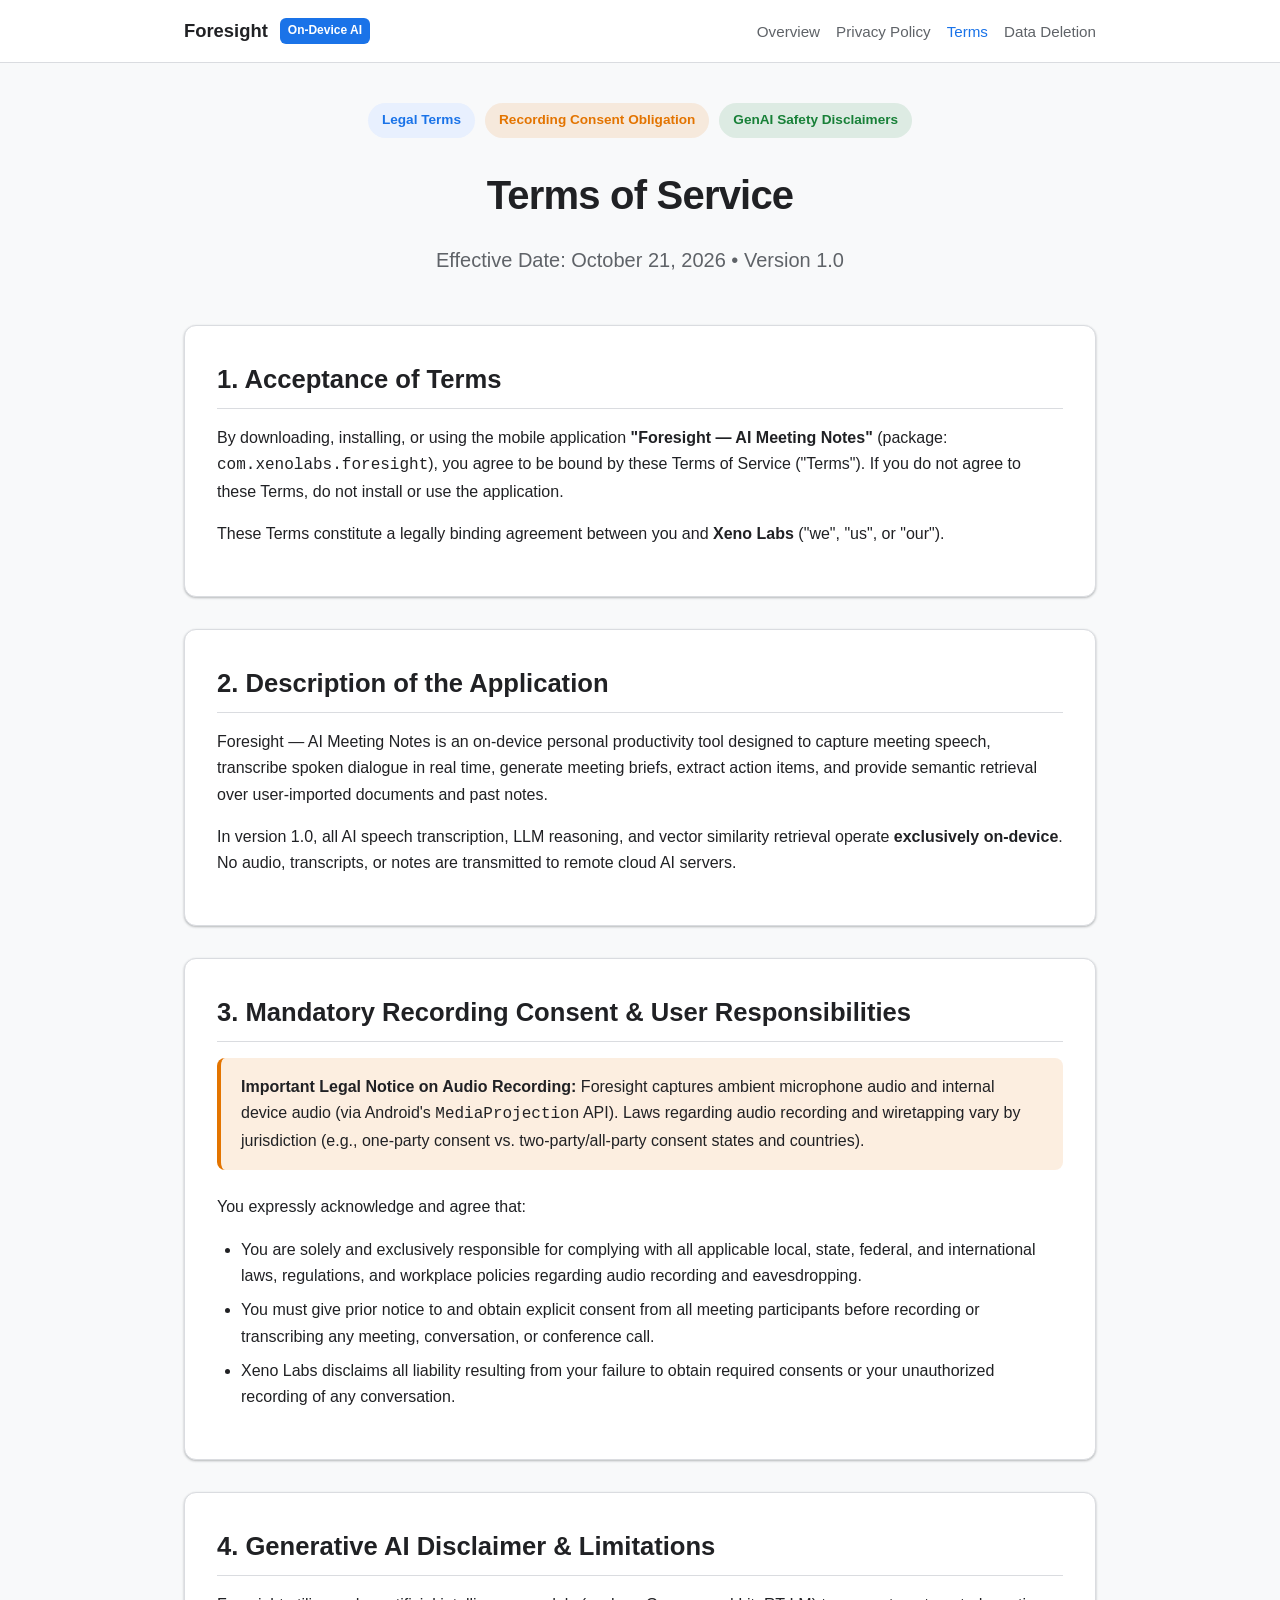
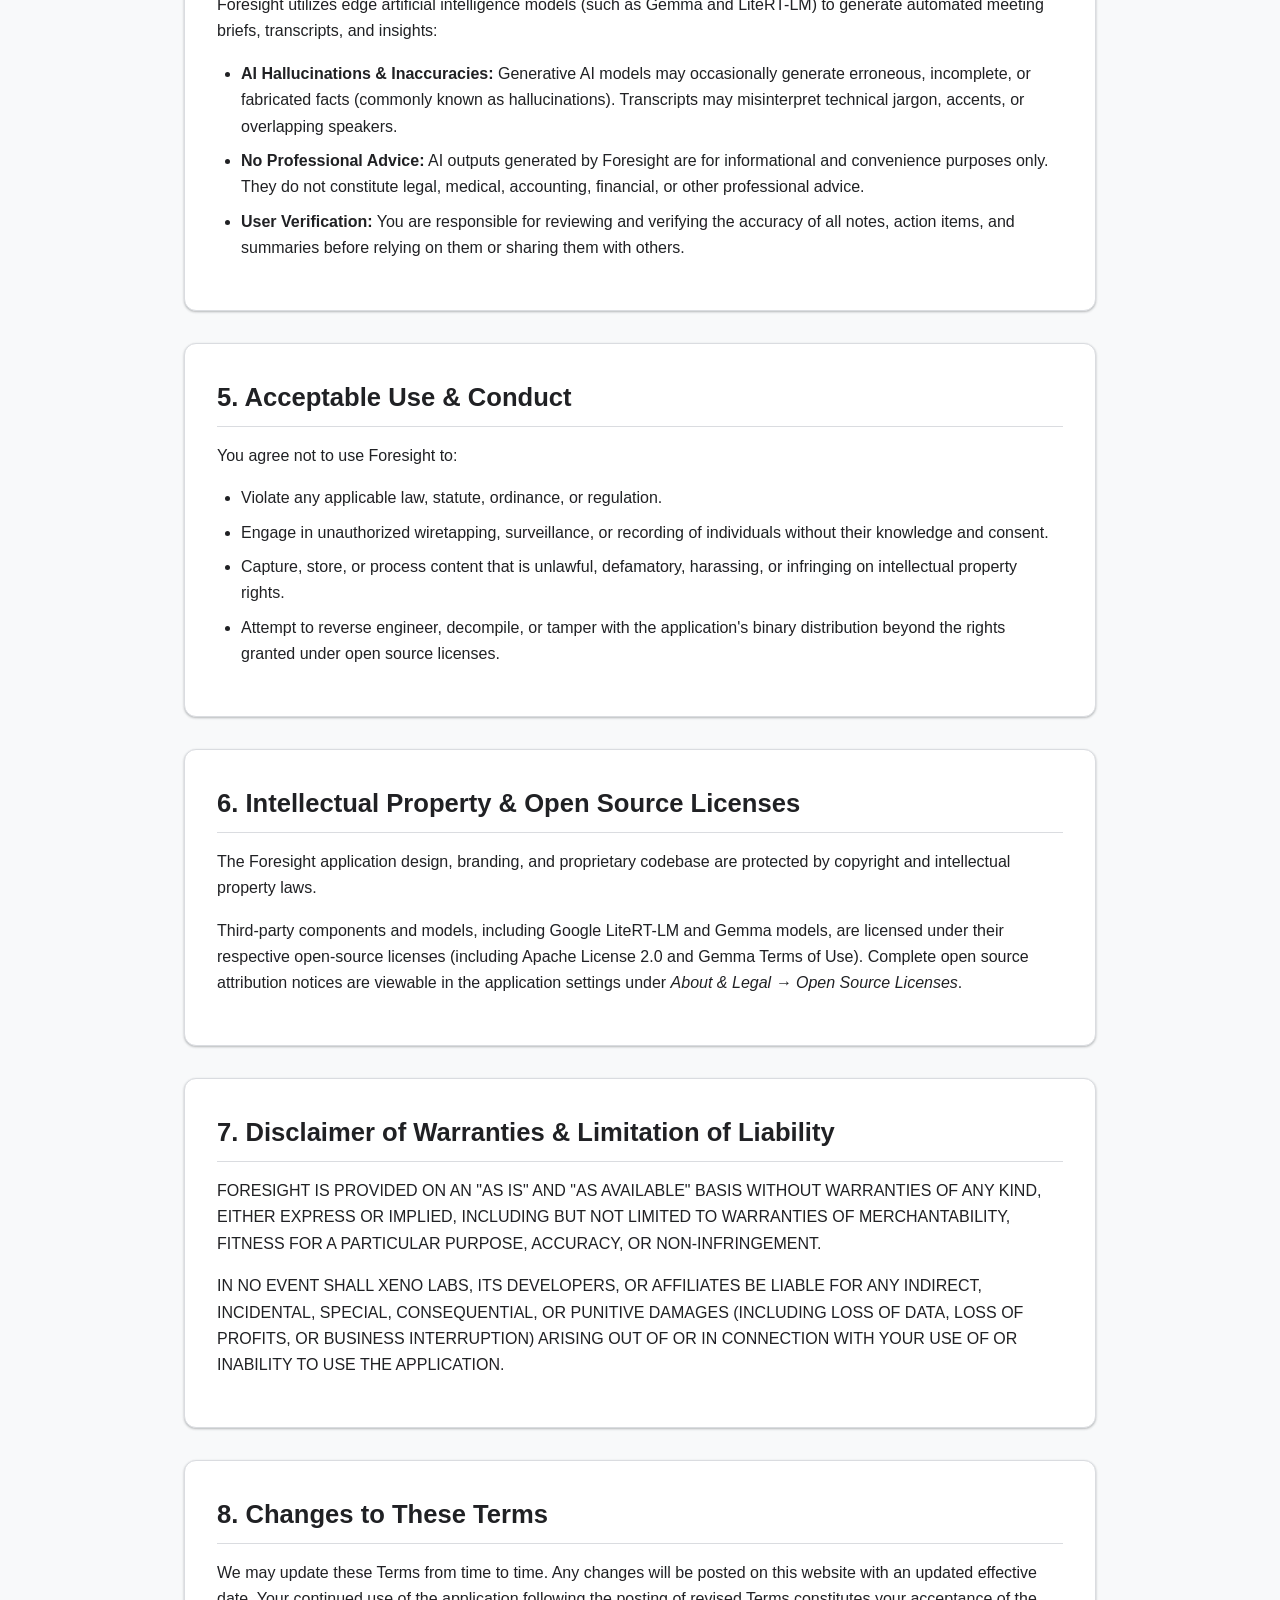
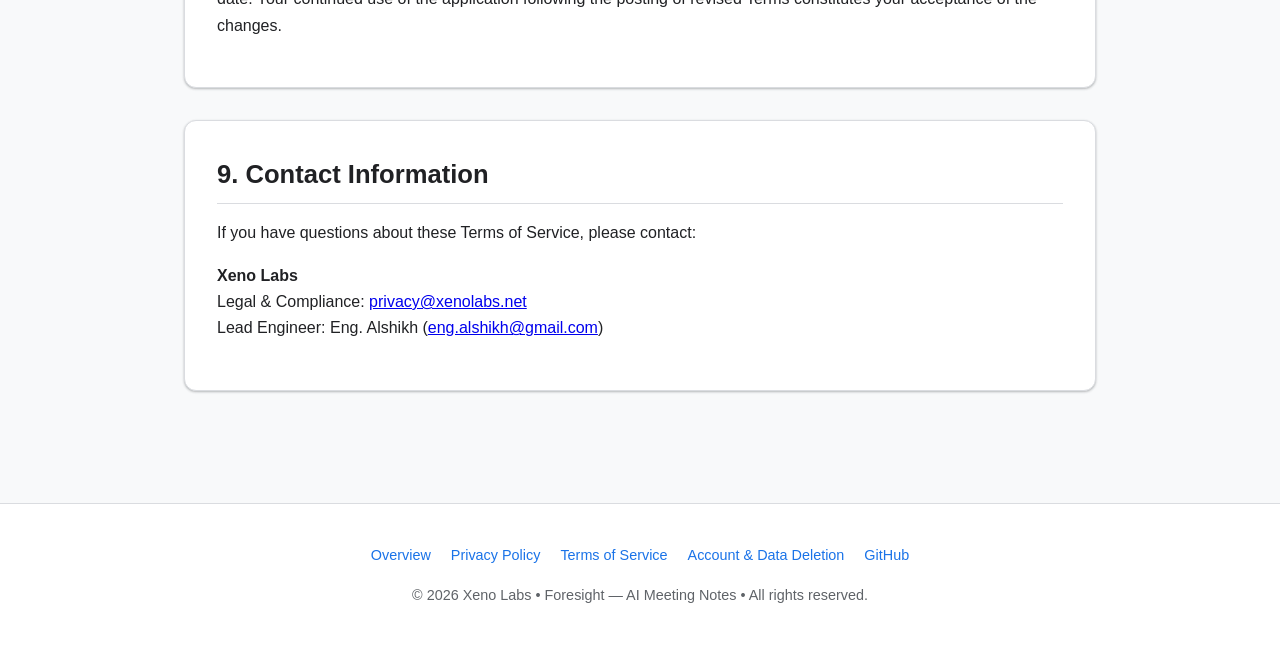
<file: terms.html>
<!DOCTYPE html>
<html lang="en">
<head>
  <meta charset="UTF-8">
  <meta name="viewport" content="width=device-width, initial-scale=1.0">
  <title>Terms of Service — Foresight — AI Meeting Notes</title>
  <meta name="description" content="Terms of Service for Foresight — AI Meeting Notes (com.xenolabs.foresight) detailing on-device AI disclaimers and meeting recording consent obligations.">
  <link rel="stylesheet" href="styles.css">
</head>
<body>

<header>
  <div class="header-container">
    <a href="index.html" class="brand">
      <span>Foresight</span>
      <span class="brand-badge">On-Device AI</span>
    </a>
    <nav>
      <a href="index.html">Overview</a>
      <a href="privacy.html">Privacy Policy</a>
      <a href="terms.html" class="active">Terms</a>
      <a href="delete-account.html">Data Deletion</a>
    </nav>
  </div>
</header>

<main class="container">
  <div class="hero">
    <div class="badges-row">
      <span class="badge">Legal Terms</span>
      <span class="badge amber">Recording Consent Obligation</span>
      <span class="badge green">GenAI Safety Disclaimers</span>
    </div>
    <h1>Terms of Service</h1>
    <p>Effective Date: October 21, 2026 • Version 1.0</p>
  </div>

  <section class="card">
    <h2>1. Acceptance of Terms</h2>
    <p>
      By downloading, installing, or using the mobile application <strong>"Foresight — AI Meeting Notes"</strong> (package: <code>com.xenolabs.foresight</code>), you agree to be bound by these Terms of Service ("Terms"). If you do not agree to these Terms, do not install or use the application.
    </p>
    <p>
      These Terms constitute a legally binding agreement between you and <strong>Xeno Labs</strong> ("we", "us", or "our").
    </p>
  </section>

  <section class="card">
    <h2>2. Description of the Application</h2>
    <p>
      Foresight — AI Meeting Notes is an on-device personal productivity tool designed to capture meeting speech, transcribe spoken dialogue in real time, generate meeting briefs, extract action items, and provide semantic retrieval over user-imported documents and past notes.
    </p>
    <p>
      In version 1.0, all AI speech transcription, LLM reasoning, and vector similarity retrieval operate <strong>exclusively on-device</strong>. No audio, transcripts, or notes are transmitted to remote cloud AI servers.
    </p>
  </section>

  <section class="card">
    <h2>3. Mandatory Recording Consent & User Responsibilities</h2>
    <div class="alert alert-warning">
      <strong>Important Legal Notice on Audio Recording:</strong> Foresight captures ambient microphone audio and internal device audio (via Android's <code>MediaProjection</code> API). Laws regarding audio recording and wiretapping vary by jurisdiction (e.g., one-party consent vs. two-party/all-party consent states and countries).
    </div>
    <p>
      You expressly acknowledge and agree that:
    </p>
    <ul>
      <li>You are solely and exclusively responsible for complying with all applicable local, state, federal, and international laws, regulations, and workplace policies regarding audio recording and eavesdropping.</li>
      <li>You must give prior notice to and obtain explicit consent from all meeting participants before recording or transcribing any meeting, conversation, or conference call.</li>
      <li>Xeno Labs disclaims all liability resulting from your failure to obtain required consents or your unauthorized recording of any conversation.</li>
    </ul>
  </section>

  <section class="card">
    <h2>4. Generative AI Disclaimer & Limitations</h2>
    <p>
      Foresight utilizes edge artificial intelligence models (such as Gemma and LiteRT-LM) to generate automated meeting briefs, transcripts, and insights:
    </p>
    <ul>
      <li><strong>AI Hallucinations & Inaccuracies:</strong> Generative AI models may occasionally generate erroneous, incomplete, or fabricated facts (commonly known as hallucinations). Transcripts may misinterpret technical jargon, accents, or overlapping speakers.</li>
      <li><strong>No Professional Advice:</strong> AI outputs generated by Foresight are for informational and convenience purposes only. They do not constitute legal, medical, accounting, financial, or other professional advice.</li>
      <li><strong>User Verification:</strong> You are responsible for reviewing and verifying the accuracy of all notes, action items, and summaries before relying on them or sharing them with others.</li>
    </ul>
  </section>

  <section class="card">
    <h2>5. Acceptable Use & Conduct</h2>
    <p>You agree not to use Foresight to:</p>
    <ul>
      <li>Violate any applicable law, statute, ordinance, or regulation.</li>
      <li>Engage in unauthorized wiretapping, surveillance, or recording of individuals without their knowledge and consent.</li>
      <li>Capture, store, or process content that is unlawful, defamatory, harassing, or infringing on intellectual property rights.</li>
      <li>Attempt to reverse engineer, decompile, or tamper with the application's binary distribution beyond the rights granted under open source licenses.</li>
    </ul>
  </section>

  <section class="card">
    <h2>6. Intellectual Property & Open Source Licenses</h2>
    <p>
      The Foresight application design, branding, and proprietary codebase are protected by copyright and intellectual property laws.
    </p>
    <p>
      Third-party components and models, including Google LiteRT-LM and Gemma models, are licensed under their respective open-source licenses (including Apache License 2.0 and Gemma Terms of Use). Complete open source attribution notices are viewable in the application settings under <em>About &amp; Legal → Open Source Licenses</em>.
    </p>
  </section>

  <section class="card">
    <h2>7. Disclaimer of Warranties & Limitation of Liability</h2>
    <p>
      FORESIGHT IS PROVIDED ON AN "AS IS" AND "AS AVAILABLE" BASIS WITHOUT WARRANTIES OF ANY KIND, EITHER EXPRESS OR IMPLIED, INCLUDING BUT NOT LIMITED TO WARRANTIES OF MERCHANTABILITY, FITNESS FOR A PARTICULAR PURPOSE, ACCURACY, OR NON-INFRINGEMENT.
    </p>
    <p>
      IN NO EVENT SHALL XENO LABS, ITS DEVELOPERS, OR AFFILIATES BE LIABLE FOR ANY INDIRECT, INCIDENTAL, SPECIAL, CONSEQUENTIAL, OR PUNITIVE DAMAGES (INCLUDING LOSS OF DATA, LOSS OF PROFITS, OR BUSINESS INTERRUPTION) ARISING OUT OF OR IN CONNECTION WITH YOUR USE OF OR INABILITY TO USE THE APPLICATION.
    </p>
  </section>

  <section class="card">
    <h2>8. Changes to These Terms</h2>
    <p>
      We may update these Terms from time to time. Any changes will be posted on this website with an updated effective date. Your continued use of the application following the posting of revised Terms constitutes your acceptance of the changes.
    </p>
  </section>

  <section class="card">
    <h2>9. Contact Information</h2>
    <p>
      If you have questions about these Terms of Service, please contact:
    </p>
    <p>
      <strong>Xeno Labs</strong><br>
      Legal &amp; Compliance: <a href="mailto:privacy@xenolabs.net">privacy@xenolabs.net</a><br>
      Lead Engineer: Eng. Alshikh (<a href="mailto:eng.alshikh@gmail.com">eng.alshikh@gmail.com</a>)
    </p>
  </section>
</main>

<footer>
  <div class="footer-links">
    <a href="index.html">Overview</a>
    <a href="privacy.html">Privacy Policy</a>
    <a href="terms.html">Terms of Service</a>
    <a href="delete-account.html">Account &amp; Data Deletion</a>
    <a href="https://github.com/eng-alshikh/foresight-android" target="_blank" rel="noopener">GitHub</a>
  </div>
  <p>&copy; 2026 Xeno Labs • Foresight — AI Meeting Notes • All rights reserved.</p>
</footer>

</body>
</html>
</file>
<file: styles.css>
/* Foresight — AI Meeting Notes: Modern Accessible Stylesheet */
:root {
  --primary: #1a73e8;
  --primary-hover: #1557b0;
  --primary-light: #e8f0fe;
  --text-main: #202124;
  --text-muted: #5f6368;
  --bg-page: #f8f9fa;
  --bg-card: #ffffff;
  --border: #dadce0;
  --accent-red: #d93025;
  --accent-green: #188038;
  --accent-amber: #e37400;
  --radius: 12px;
  --shadow: 0 1px 3px rgba(60,64,67,0.12), 0 1px 2px rgba(60,64,67,0.24);
  --shadow-lg: 0 4px 12px rgba(60,64,67,0.15);
  --font-family: -apple-system, BlinkMacSystemFont, "Segoe UI", Roboto, Helvetica, Arial, sans-serif;
}

@media (prefers-color-scheme: dark) {
  :root {
    --primary: #8ab4f8;
    --primary-hover: #aecbfa;
    --primary-light: #1f2a3d;
    --text-main: #e8eaed;
    --text-muted: #9aa0a6;
    --bg-page: #121316;
    --bg-card: #1e1f23;
    --border: #3c4043;
    --accent-red: #f28b82;
    --accent-green: #81c995;
    --accent-amber: #fdd663;
    --shadow: 0 1px 3px rgba(0,0,0,0.5);
    --shadow-lg: 0 4px 12px rgba(0,0,0,0.6);
  }
}

* {
  box-sizing: border-box;
  margin: 0;
  padding: 0;
}

body {
  font-family: var(--font-family);
  background-color: var(--bg-page);
  color: var(--text-main);
  line-height: 1.65;
  font-size: 16px;
  -webkit-font-smoothing: antialiased;
}

header {
  background-color: var(--bg-card);
  border-bottom: 1px solid var(--border);
  position: sticky;
  top: 0;
  z-index: 100;
}

.header-container {
  max-width: 960px;
  margin: 0 auto;
  padding: 16px 24px;
  display: flex;
  align-items: center;
  justify-content: space-between;
}

.brand {
  display: flex;
  align-items: center;
  gap: 12px;
  font-weight: 700;
  font-size: 1.15rem;
  color: var(--text-main);
  text-decoration: none;
}

.brand-badge {
  background: var(--primary);
  color: #ffffff;
  font-size: 0.75rem;
  font-weight: 600;
  padding: 3px 8px;
  border-radius: 6px;
}

nav {
  display: flex;
  gap: 16px;
}

nav a {
  color: var(--text-muted);
  text-decoration: none;
  font-size: 0.95rem;
  font-weight: 500;
  transition: color 0.2s;
}

nav a:hover, nav a.active {
  color: var(--primary);
}

.container {
  max-width: 960px;
  margin: 0 auto;
  padding: 40px 24px 80px;
}

.hero {
  text-align: center;
  margin-bottom: 48px;
}

.hero h1 {
  font-size: 2.5rem;
  font-weight: 800;
  margin-bottom: 16px;
  letter-spacing: -0.02em;
}

.hero p {
  font-size: 1.25rem;
  color: var(--text-muted);
  max-width: 680px;
  margin: 0 auto 24px;
}

.badges-row {
  display: flex;
  gap: 10px;
  justify-content: center;
  flex-wrap: wrap;
  margin-bottom: 24px;
}

.badge {
  display: inline-flex;
  align-items: center;
  gap: 6px;
  padding: 6px 14px;
  border-radius: 20px;
  font-size: 0.85rem;
  font-weight: 600;
  background-color: var(--primary-light);
  color: var(--primary);
}

.badge.green {
  background-color: rgba(24, 128, 56, 0.12);
  color: var(--accent-green);
}

.badge.amber {
  background-color: rgba(227, 116, 0, 0.12);
  color: var(--accent-amber);
}

.card {
  background: var(--bg-card);
  border: 1px solid var(--border);
  border-radius: var(--radius);
  padding: 32px;
  margin-bottom: 32px;
  box-shadow: var(--shadow);
}

.card h2 {
  font-size: 1.6rem;
  margin-bottom: 16px;
  color: var(--text-main);
  border-bottom: 1px solid var(--border);
  padding-bottom: 8px;
}

.card h3 {
  font-size: 1.2rem;
  margin: 24px 0 12px;
  color: var(--text-main);
}

.card p {
  margin-bottom: 16px;
  color: var(--text-main);
}

.card ul, .card ol {
  margin-left: 24px;
  margin-bottom: 16px;
}

.card li {
  margin-bottom: 8px;
}

.grid {
  display: grid;
  grid-template-columns: repeat(auto-fit, minmax(280px, 1fr));
  gap: 24px;
  margin: 32px 0;
}

.feature-box {
  background: var(--bg-card);
  border: 1px solid var(--border);
  border-radius: var(--radius);
  padding: 24px;
  box-shadow: var(--shadow);
}

.feature-box h3 {
  font-size: 1.25rem;
  margin-bottom: 8px;
  color: var(--primary);
}

.btn {
  display: inline-flex;
  align-items: center;
  justify-content: center;
  padding: 12px 24px;
  border-radius: 8px;
  font-size: 1rem;
  font-weight: 600;
  text-decoration: none;
  cursor: pointer;
  transition: all 0.2s;
  border: none;
}

.btn-primary {
  background: var(--primary);
  color: #ffffff;
}

.btn-primary:hover {
  background: var(--primary-hover);
}

.btn-danger {
  background: var(--accent-red);
  color: #ffffff;
}

.btn-outline {
  background: transparent;
  border: 1px solid var(--border);
  color: var(--text-main);
}

.btn-outline:hover {
  background: var(--primary-light);
  border-color: var(--primary);
  color: var(--primary);
}

table {
  width: 100%;
  border-collapse: collapse;
  margin: 20px 0;
}

th, td {
  border: 1px solid var(--border);
  padding: 12px 16px;
  text-align: left;
}

th {
  background-color: var(--primary-light);
  color: var(--text-main);
  font-weight: 600;
}

.alert {
  padding: 16px 20px;
  border-radius: 8px;
  margin-bottom: 24px;
  border-left: 4px solid;
}

.alert-info {
  background-color: var(--primary-light);
  border-color: var(--primary);
  color: var(--text-main);
}

.alert-warning {
  background-color: rgba(227, 116, 0, 0.12);
  border-color: var(--accent-amber);
  color: var(--text-main);
}

.alert-danger {
  background-color: rgba(217, 48, 37, 0.12);
  border-color: var(--accent-red);
  color: var(--text-main);
}

footer {
  border-top: 1px solid var(--border);
  background: var(--bg-card);
  padding: 40px 24px;
  text-align: center;
  color: var(--text-muted);
  font-size: 0.9rem;
}

footer a {
  color: var(--primary);
  text-decoration: none;
}

footer a:hover {
  text-decoration: underline;
}

.footer-links {
  display: flex;
  justify-content: center;
  gap: 20px;
  flex-wrap: wrap;
  margin-bottom: 16px;
}
</file>
